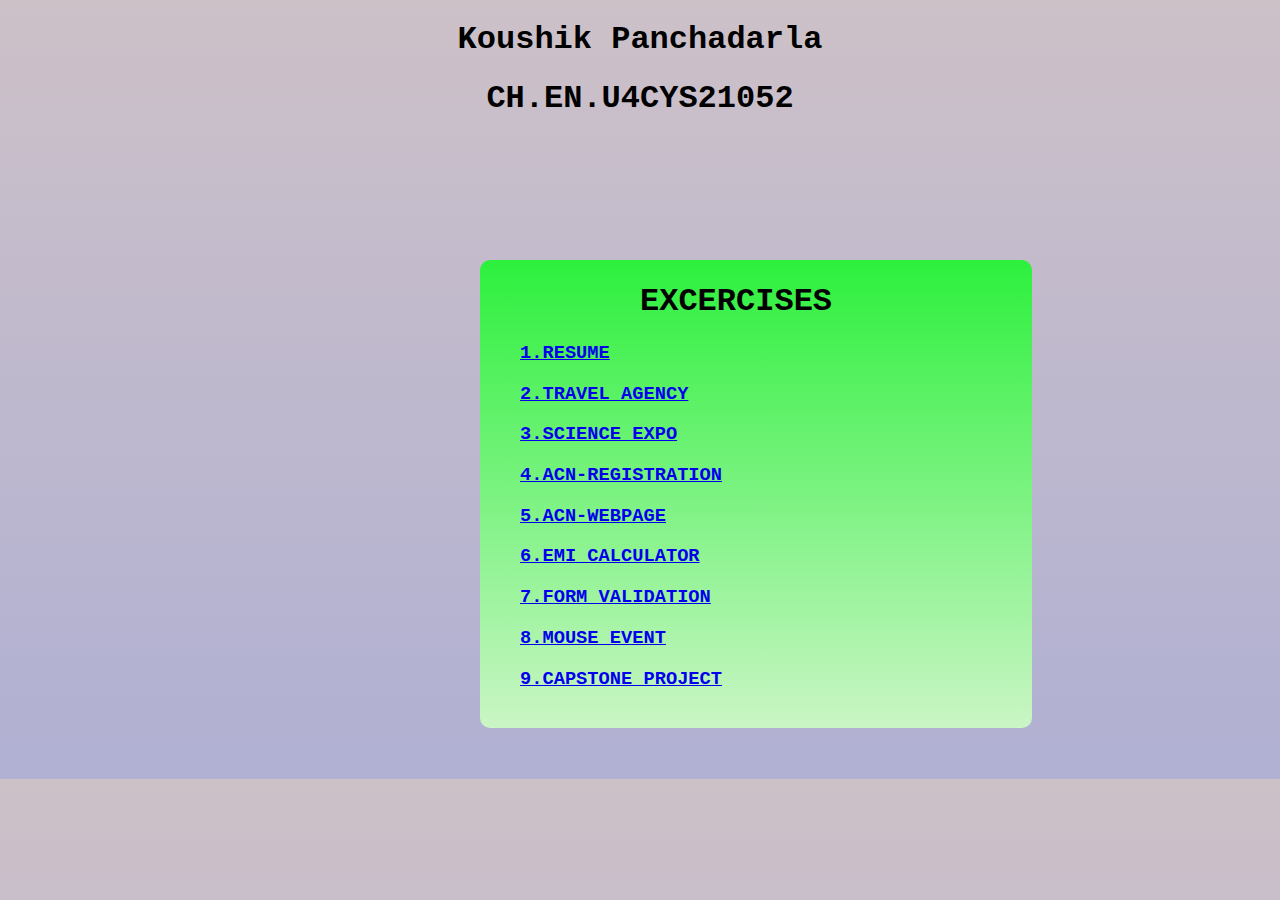
<file: index.html>
<!DOCTYPE html>
    <head> 
	 <title> UID EXCERCISES </title>
	 <link rel="stylesheet" href="style.css">
	</head>
	
	  <body>
		 <h1 align="center">Koushik Panchadarla</h1>
	     <h1 align="center">CH.EN.U4CYS21052</h1>

		<div class="main">
		    <h1 class="mai"> EXCERCISES <h1>
		    <h3><a href="/UID_Assignments/resume/" target="new"> 1.RESUME </a><h3>
		    <h3><a href="/UID_Assignments/Lab1/" target="new"> 2.TRAVEL AGENCY </a><h3>
		    <h3><a href="/UID_Assignments/lab2/" target="new"> 3.SCIENCE EXPO </a><h3>
		    <h3><a href="/UID_Assignments/ACN_regform/" target="new"> 4.ACN-REGISTRATION </a><h3>
		    <h3><a href="/UID_Assignments/lab4/" target="new"> 5.ACN-WEBPAGE </a><h3>
		    <h3><a href="/UID_Assignments/EMI_Calculator/" target="new"> 6.EMI CALCULATOR </a><h3>
				<h3><a href="/UID_Assignments/form/" target="new">7.FORM VALIDATION </a><h3>
					<h3><a href="/UID_Assignments/mouse/" target="new"> 8.MOUSE EVENT </a><h3>	
						<h3><a href="/UID_Assignments/mouse/" target="new"> 9.CAPSTONE PROJECT </a><h3>	
							
			<h3</h3>
		</div>
		
		
	  </body>


</html>
</file>
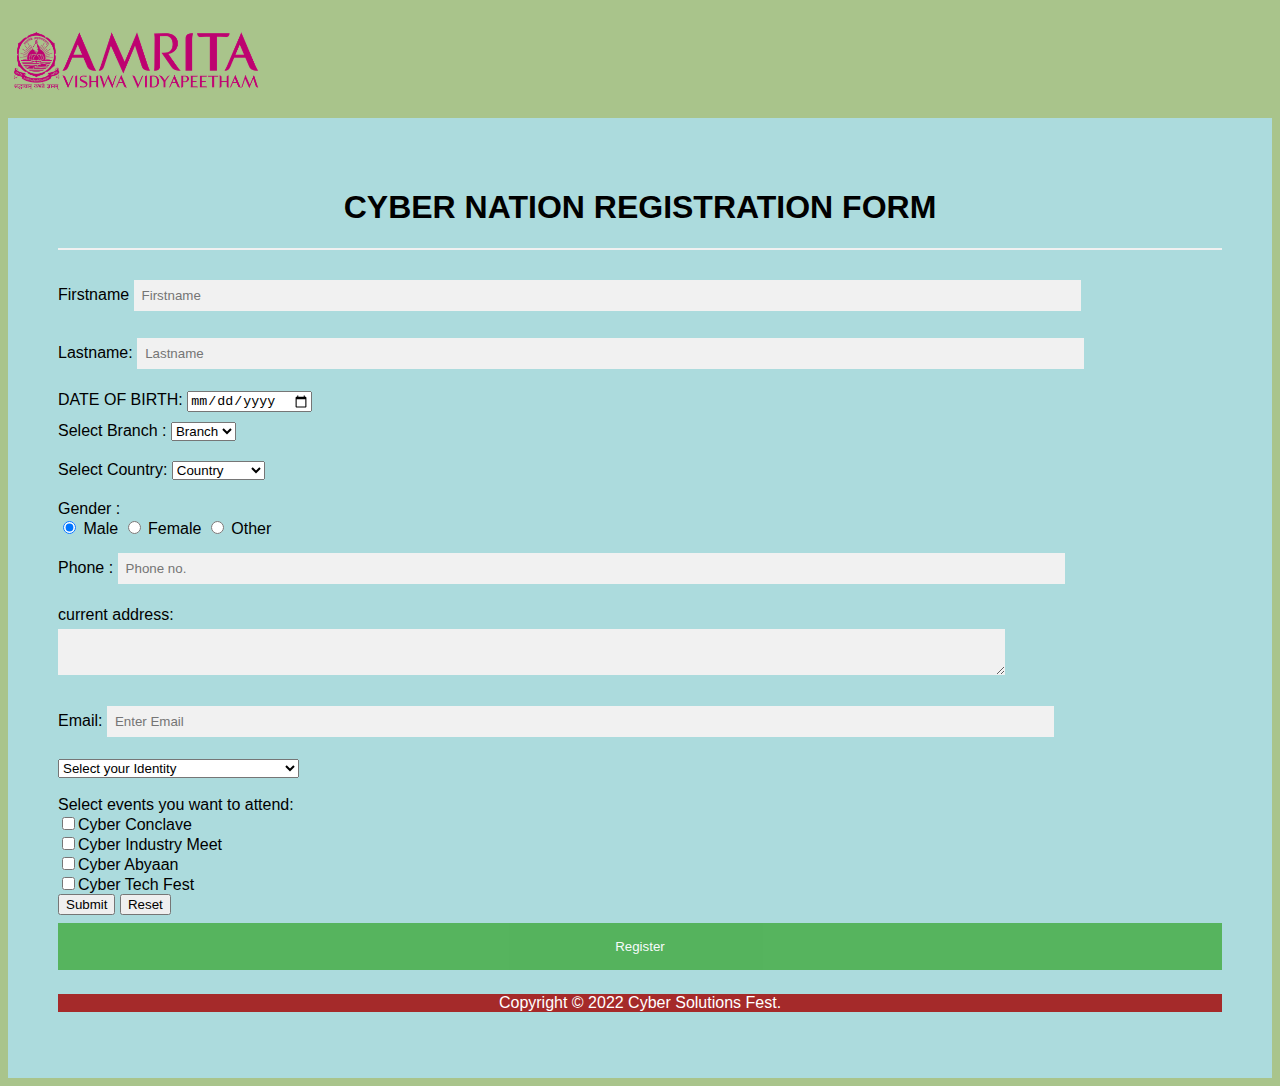
<file: ACN_regform/index.html>
<!DOCTYPE html>  
<html>  
<head>  
<meta name="viewport" content="width=device-width, initial-scale=1">  
<style>  
body{  
  font-family: Calibri, Helvetica, sans-serif;  
  background-color: rgb(169, 196, 139);  
}  
.container {  
    padding: 50px;  
  background-color: rgb(172, 219, 221);  
}  
  
input[type=text], input[type=password], textarea {  
  width: 80%;  
  padding: 8px;  
  margin: 5px 0 22px 0;  
  display: inline-block;  
  border: none;  
  background: #f1f1f1;  
}  
input[type=text]:focus, input[type=password]:focus {  
   
  outline: none;  
}  
 div {  
            padding: 10px 0;  
         }  
hr {  
  border: 1px solid #f1f1f1;  
  margin-bottom: 25px;  
}  
.registerbtn {  
  background-color: #4CAF50;  
  color: white;  
  padding: 16px 20px;  
  margin: 8px 0;  
  border: none;  
  cursor: pointer;  
  width: 100%;  
  opacity: 0.9;  
}  
.registerbtn:hover {  
  opacity: 1;  
}  
</style>  
</head>  
<body>  
  <table>
      <tr>
        <th><img src="logo.png" width="250" height="100"></th><th width=1400></th>
        </tr>
        </table>
<form>  
  <div class="container">  
  <center>  <h1> CYBER NATION REGISTRATION FORM</h1> </center>  
  <hr>  
  <label> Firstname </label>   
<input type="text" name="firstname" placeholder= "Firstname" size="15" required /><br></dr>
   
<label> Lastname: </label>    
<input type="text" name="lastname" placeholder="Lastname" size="15"required /> 
<br>  
DATE OF BIRTH:
<input type="date" id="dob" name="dob" >
<div>  
<label>   
Select Branch :  
</label>   

<select>  
<option value="Course">Branch</option>  
<option value="BCA">CSE-A</option>  
<option value="BBA">CSE-B</option>  
<option value="B.Tech">CSE-C</option>  
<option value="MBA">CYS</option>  
<option value="MCA">AIE</option>  
<option value="M.Tech">CCE</option>  
<option value="MCA">Mech</option>
<option value="MCA">ECE</option>
</select>  
</div> 
<div>
<label>   
Select Country:  
</label>   
  
<select>  
<option value="Course">Country</option>  
<option value="BCA">India</option>  
<option value="BBA">USA</option>  
<option value="B.Tech">Russia</option>  
<option value="MBA">UK</option>  
<option value="MCA">Australia</option>  
<option value="M.Tech">Sri Lanka</option>  
<option value="MCA">China</option>
<option value="MCA">Bangladesh</option> 
</select>  
</div> 

<div>  
<label>   
Gender :  
</label><br>  
<input type="radio" value="Male" name="gender" checked > Male   
<input type="radio" value="Female" name="gender"> Female   
<input type="radio" value="Other" name="gender"> Other  
  
</div>  
<label>   
Phone :  
</label>  
   
<input type="text" name="phone" placeholder="Phone no." size="10"/ required><br>
current address:<br>
<textarea cols="100" rows="2" placeholder="Current Address" value="address" required>  
</textarea><br>  
 <label for="email">Email:</label>  
 <input type="text" placeholder="Enter Email" name="email" required>  
  
 <select id="dropdown" name="role" required>

  <option disabled selected value>
    Select your Identity
  </option>
  <option>
  students
  </option>
  <option>
  Research Scholors/Faculty members
  </option>
  <option>
  Industry/others
  </option>
</select><br><br>
Select events you want to attend:<br>
<label>
  <input type="checkbox" name="mode" value="conclave">Cyber Conclave      
</label><br>
<label>  
  <input type="checkbox" name="mode" value="imeet">Cyber Industry Meet        
</label><br>
<label>
  <input type="checkbox" name="mode" value="abyaan">Cyber Abyaan 
</label><br>
<label>
  <input type="checkbox" name="mode" value="Fest">Cyber Tech Fest 
</label><br> 
<input type = "submit" name = "submit">
<input type = "reset" name = "reset">
    <button type="submit" class="registerbtn">Register</button>    

</form>

<style>
footer {
  
  width: 100%;
  left: 0;
  bottom: 0;
  background-color: brown;
  color: white;
  text-align: center;
}
</style>


<footer>
  <p>Copyright &copy; 2022 Cyber Solutions Fest.</p>
</footer>
   
</body>  
</html>
</file>
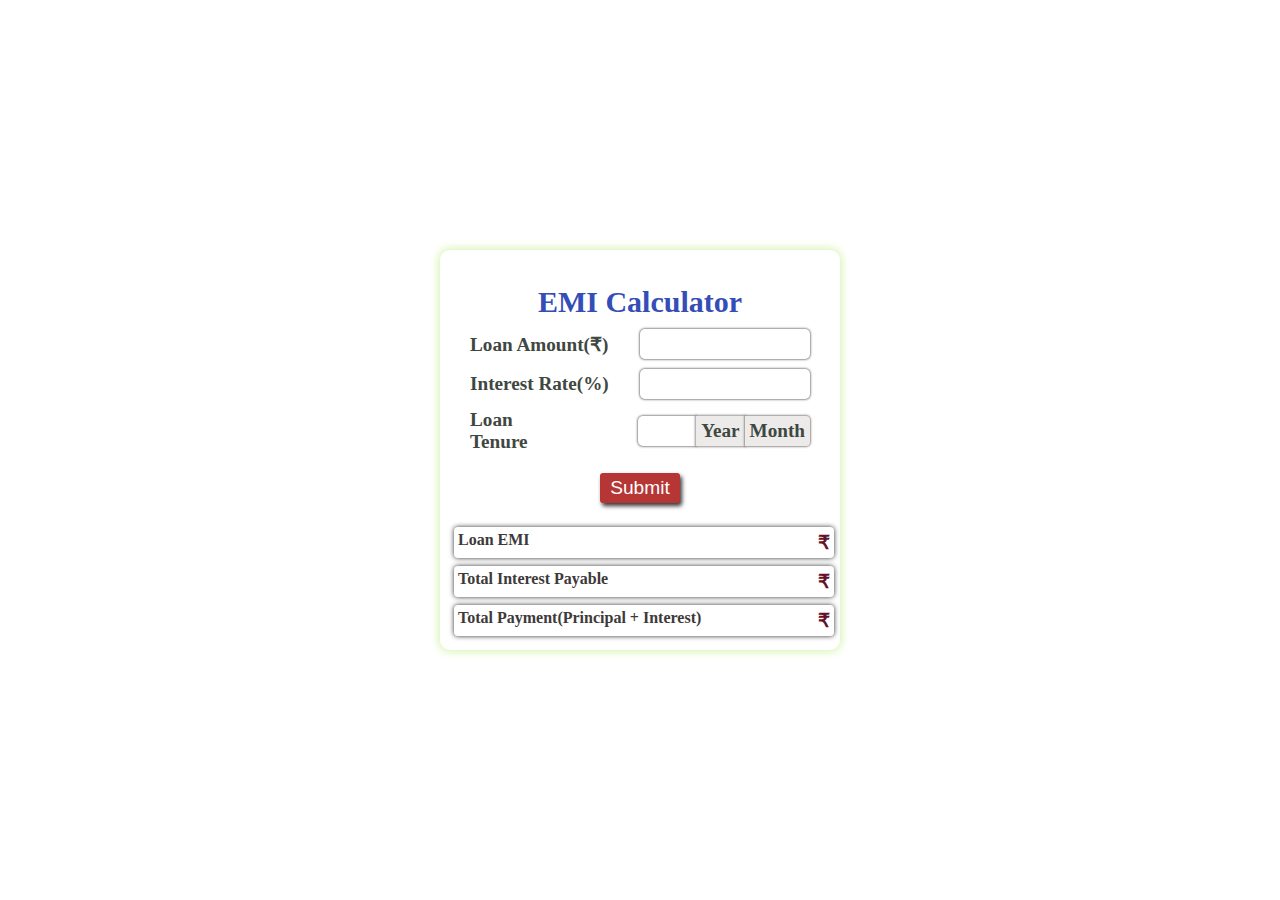
<file: EMI_Calculator/index.html>
<!DOCTYPE html>
<html>
<head>    
    <title>EMI Calculator</title>
    <link rel="stylesheet" href="style.css">    
</head>
<body>
    <form class="container">
        <p class="heading">EMI Calculator</p>
        <div class="input-container">
            <label for="amount">Loan Amount(₹)</label>
            <input type="number" id="amount" required>            
        </div>
        <div class="input-container">
            <label for="interest">Interest Rate(%)</label>
            <input type="number" id="interest" step="0.01" required>            
        </div>
        <div class="input-container loan-tenure-container">
            <label for="loanTenure">Loan Tenure</label>
            <input type="text" id="loanTenure" required>            
            <div class="radio-container">            
                <input type="radio" name="btn" id="year"><label for="year">Year</label>
                <input type="radio" name="btn" id="month"><label for="month">Month</label>
            </div>
        </div>
        <div class="submit-container">
            <input type="submit" value="Submit" id="calculate">            
        </div>
        
        <div class="output">
            <p >Loan EMI                           <span id="emi"         >₹</span></p>
            <p >Total Interest Payable             <span id="totalInterest"    >₹</span></p>
            <p >Total Payment(Principal + Interest)<span id="totalPayment">₹</span> </p>
            
        </div>
    </form>

    <script src="script.js"></script>
</body>
</html>
</file>
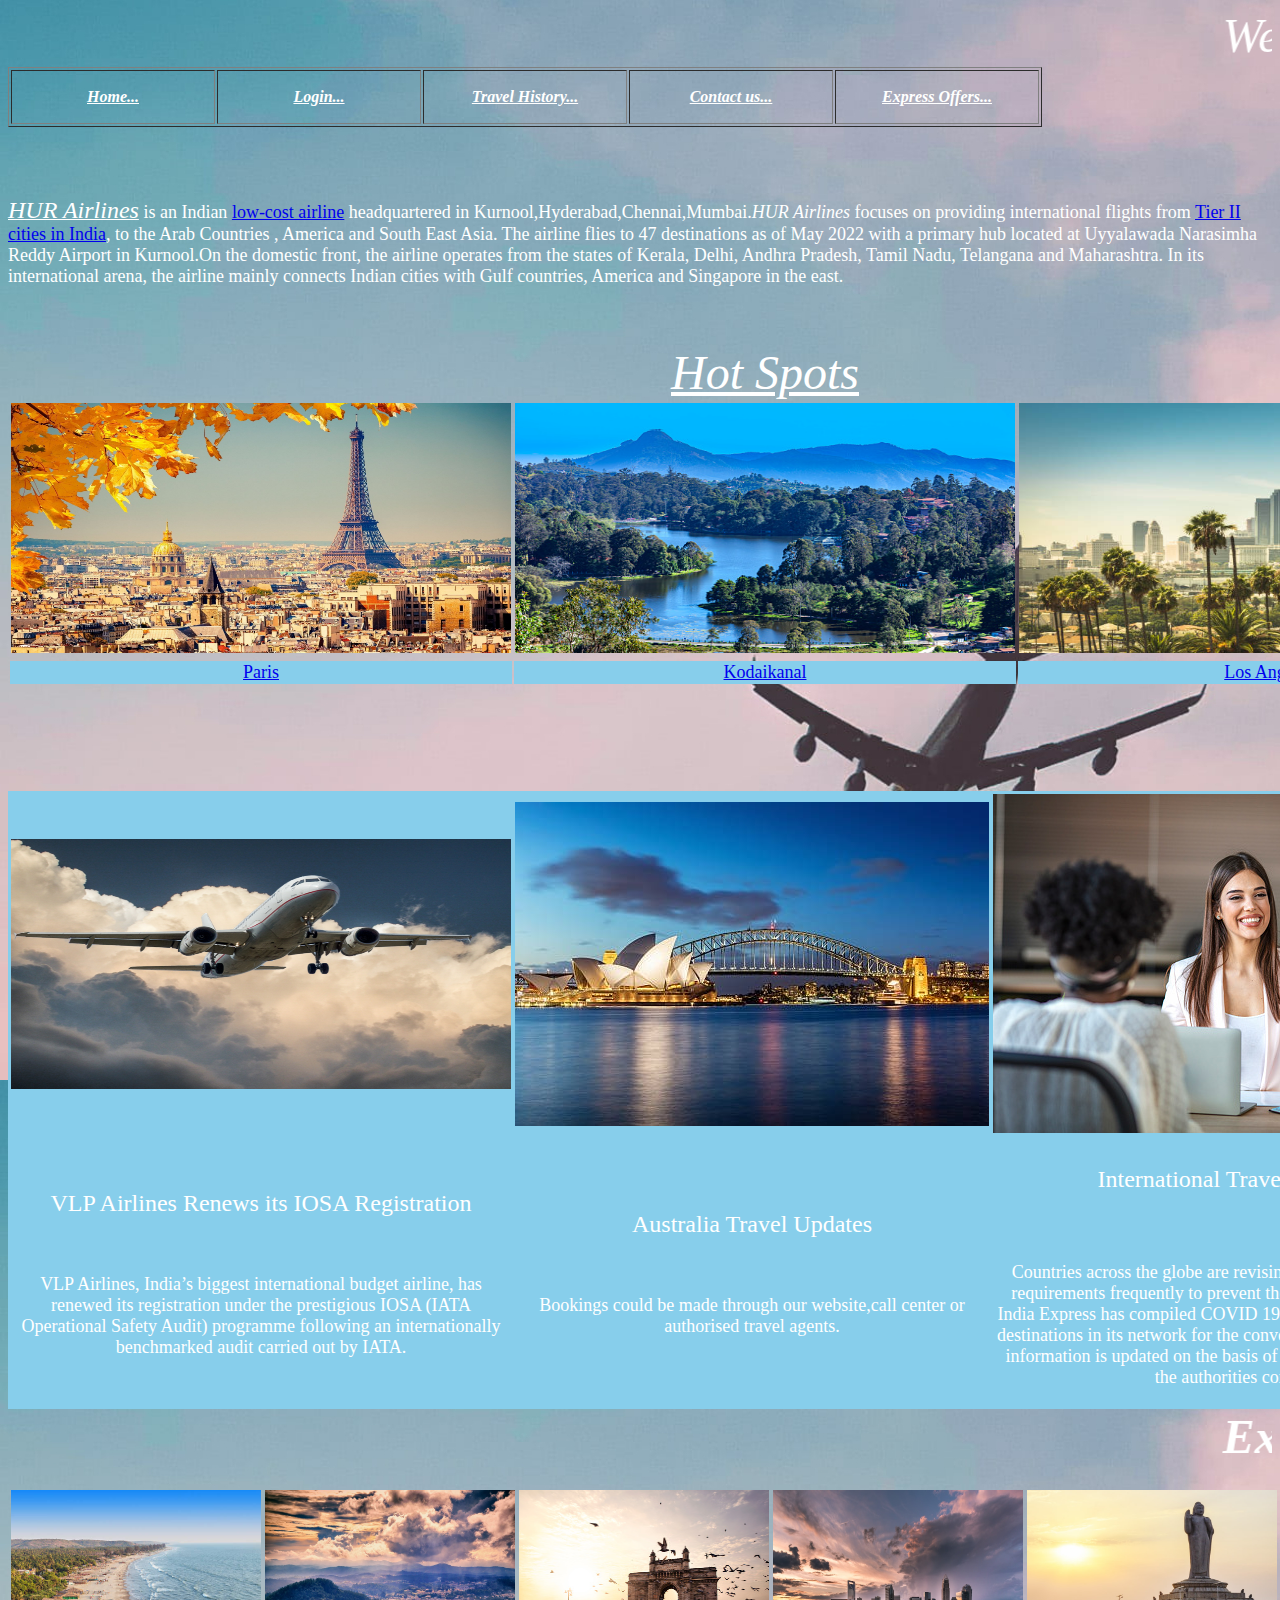
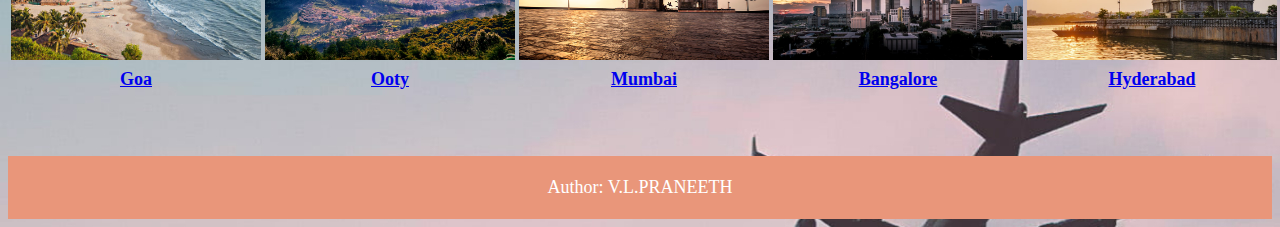
<file: Lab1/index.html>
<!DOCTYPE html>
	<head>
		<title>
		Airlines Booking Site
	</title>
	<style>
		footer {
  text-align: center;
  padding: 3px;
  background-color: DarkSalmon;
  color: white;
}
	</style>
	</head>

	<body background="peakpx.jpg" text="#ffffff">
                       
                 

		<marquee bgcolour ="#fca753"><font size=10><em>Welcome to VLP Airlines</em></font></marquee><br>
		<table border>
			<tr>
				<th width=200 height=50><em><u>Home...</u></em></th> <th width=200 height=50><em><u>Login...</u></em></th> <th width=200 height=50><em><u>Travel History...</u></em></th> <th width=200 height=50><em><u>Contact us...</u></em></th> <th width=200 height=50><em><u>Express Offers...</u></em></th>
			</tr>
		</table><br><br><br>
		<p><font size=4><font face="century" We the <b><em><u><font size=5>HUR Airlines</font></u></em></b> is an Indian <a href="https://en.wikipedia.org/wiki/Low-cost_carrier">low-cost airline</a> headquartered in Kurnool,Hyderabad,Chennai,Mumbai.<em>HUR Airlines</em> focuses on providing international flights from <a href="https://en.wikipedia.org/wiki/Classification_of_Indian_cities">Tier II cities in India</a>, to the Arab Countries , America and South East Asia. The airline flies to 47 destinations as of May 2022 with a primary hub located at Uyyalawada Narasimha Reddy Airport in Kurnool.On the domestic front, the airline operates from the states of Kerala, Delhi, Andhra Pradesh, Tamil Nadu, Telangana and Maharashtra. In its international arena, the airline mainly connects Indian cities with Gulf countries, America and Singapore in the east.</font></p><br>
		<table align=center>
			<caption> <font size=10><em><u>Hot Spots</u></em></font> </caption><br>
			<tr>
				<td><a href="paris.html"><img src="paris.jpg" width=500 height=250></a></td><td><a href="kodaikanal.html"><img src="canal.jpg" width=500 height=250></a></td><td><a href="losangeles.html"><img src="los.jpg" width=500 height=250></a></td>
			</tr>
			<tr bgcolor="#87ceeb">
				<td align=center><a href="paris.html">Paris</a></td><td align=center><a href="kodaikanal.html">Kodaikanal</a></td><td align=center><a href="losangeles.html">Los Angeles</a></td>
			</tr>
		</table><br><br><br><br><br>
		<table align=center bgcolor="#87ceeb">
			<tr>
				<td width=600 align=left><img src="air.jpg" width=500 height=250></td><td width=500 align=center><img src="aus1.jpg"></td><td width=450 height=250 align=right><img src="tra.jpg"></td>
			</tr>
			<tr>
				<td align=center><p><font size=5>VLP Airlines Renews its IOSA Registration</font></p><br><p>VLP Airlines, India’s biggest international budget airline, has renewed its registration under the prestigious IOSA (IATA Operational Safety Audit) programme following an internationally benchmarked audit carried out by IATA.</p></td><td align=center><p><font size=5>Australia Travel Updates</font></p><br><p>Bookings could be made through our website,call center or authorised travel agents.</p></td><td align=center><font size=5><p>International Travel Guidelines</p></font><br><p>Countries across the globe are revising their travel guidelines and requirements frequently to prevent the spread of Coronavirus. Air India Express has compiled COVID 19-related travel advisories from destinations in its network for the convenience of the passengers. The information is updated on the basis of official communication from the authorities concerned.</p></td>
			</tr>
		</table>
                <table align=center>
                        <marquee bgcolour="#87ceeb"><font size=7><em><b> Explore India </b></em></font></p>
                        <tr>
                                <td><img src="goa.jpg" width=250 height=170></td><td><img src="ooty.jfif" width=250 height=170></td><td><img src="mumbai.jpg" width=250 height=170></td><td><img src="bang.jfif" width=250 height=170></td><td><img src="hyd.jfif" width=250 height=170></td><td><img src="red.jpg" width=250 height=170></td>
                        </tr>
                        <tr bgcolour="#87ceeb">
                                <td align=center><b><a href="https://en.wikipedia.org/wiki/Goa"> Goa </a></td></b><td align=center><b><a href="https://en.wikipedia.org/wiki/Ooty"> Ooty </a></td></b><td align=center><b><a href="https://en.wikipedia.org/wiki/Mumbai"> Mumbai </a></td></b><td align=center><b><a href="https://en.wikipedia.org/wiki/Bangalore"> Bangalore </a></td></b><td align=center><b><a href="https://en.wikipedia.org/wiki/Hyderabad"> Hyderabad </a></td></b><td align=center><b><a href="https://en.wikipedia.org/wiki/New_Delhi"> New Delhi </a></td></b> 
                        </tr>
                </table><br><br><br>
<footer>
  <p>Author: V.L.PRANEETH</p>

</footer>
                            
	</body>
</html>
</file>
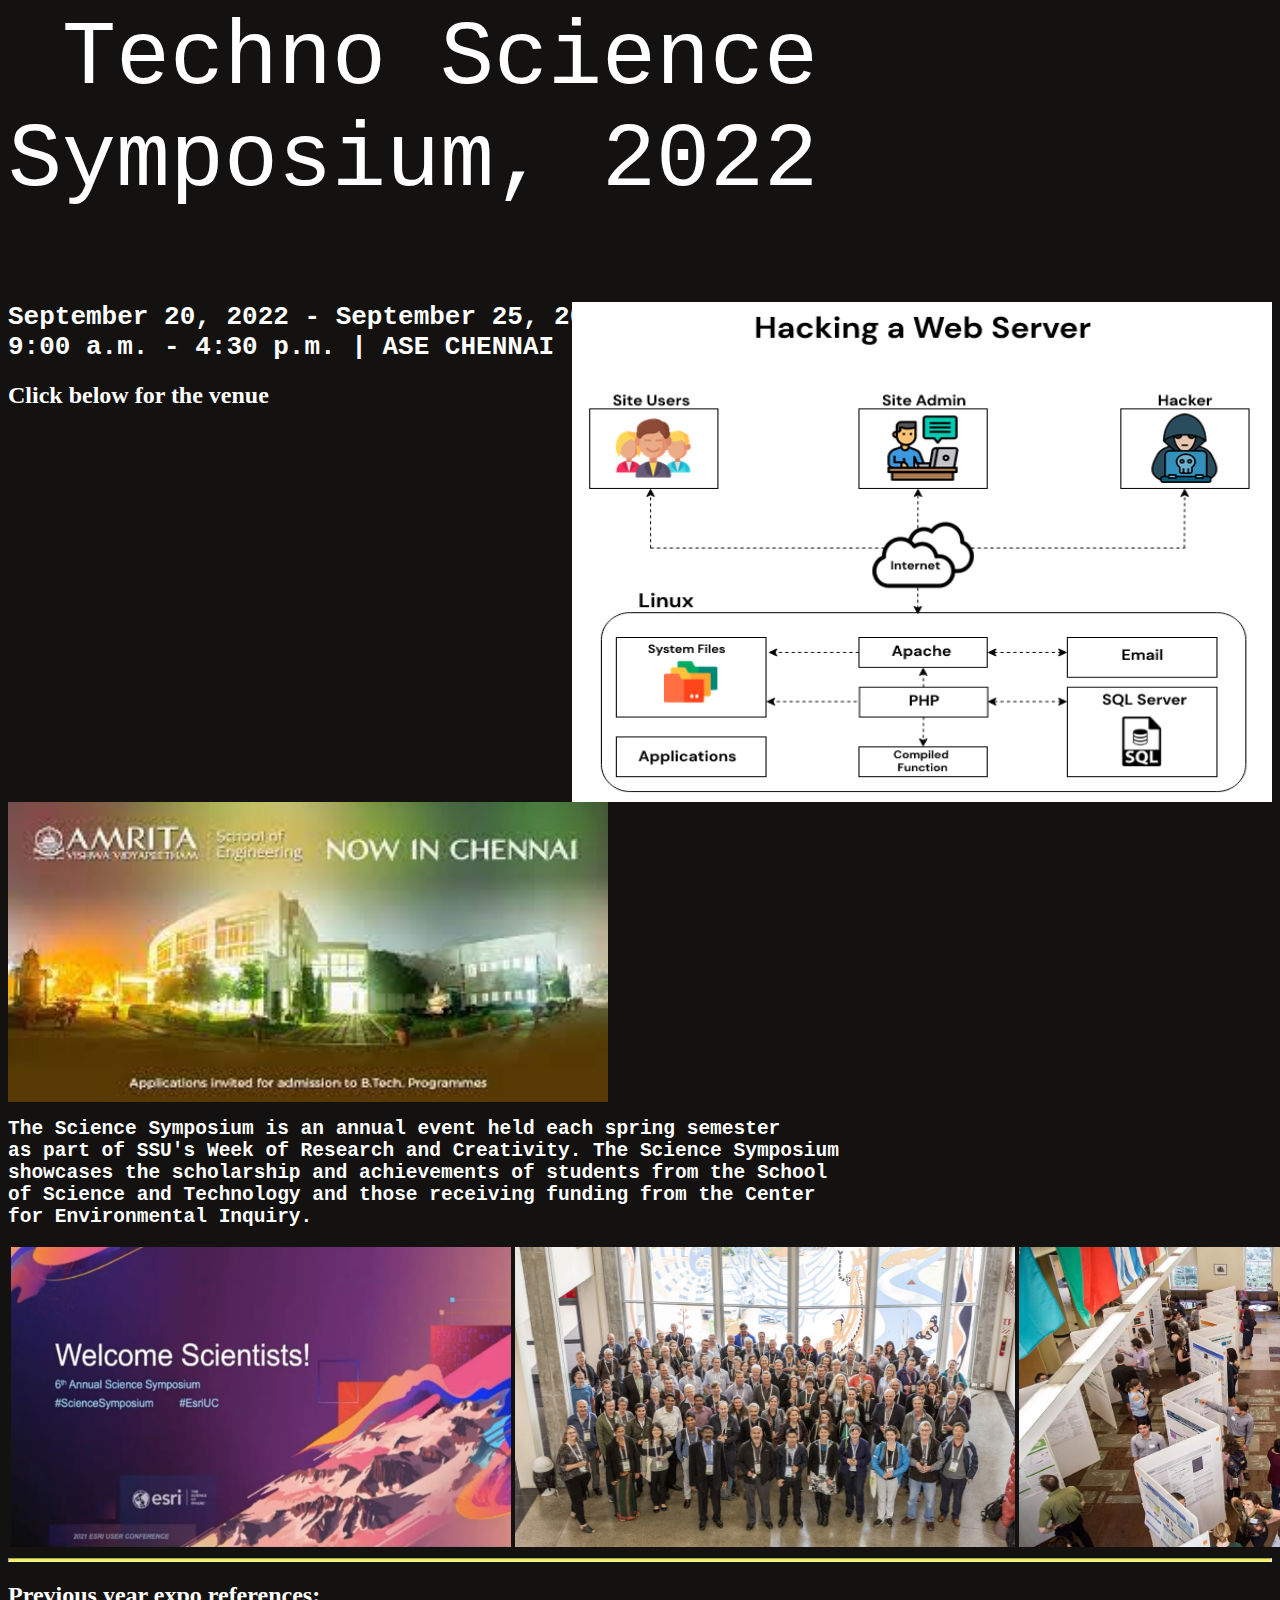
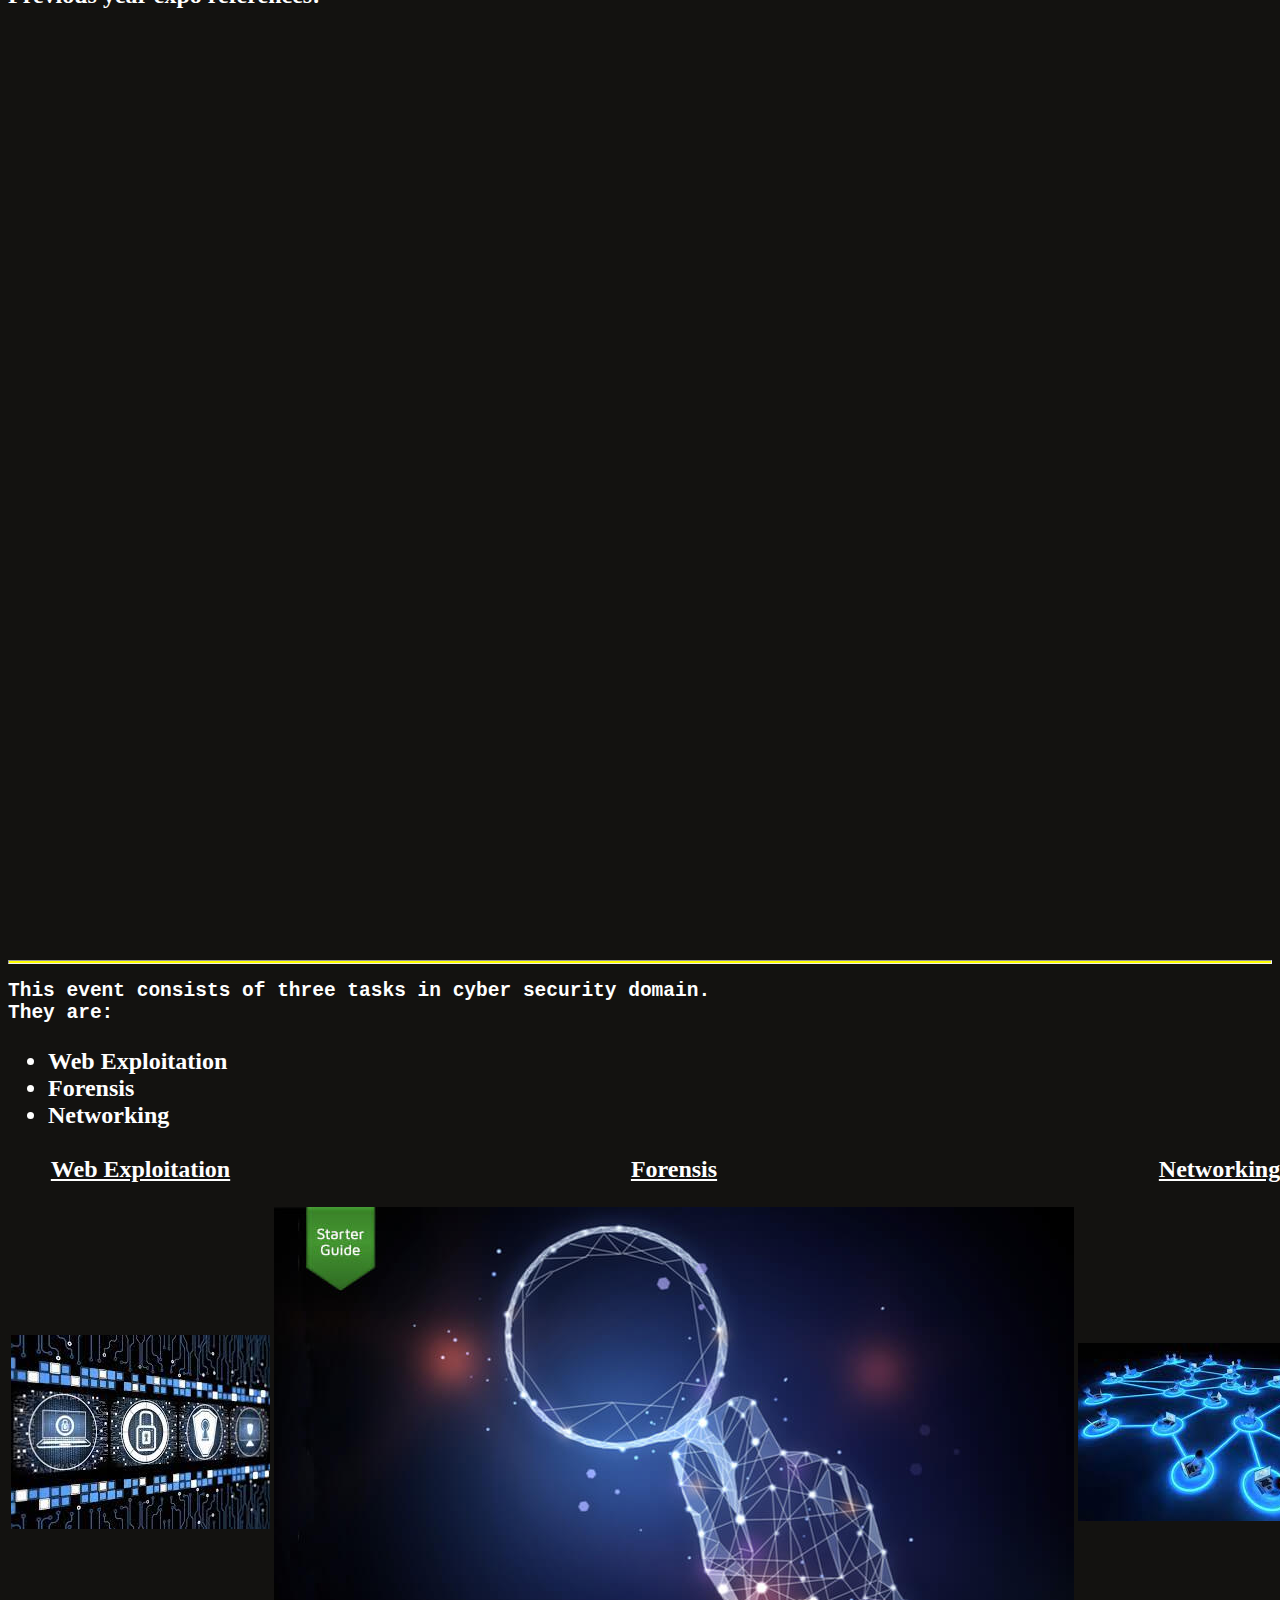
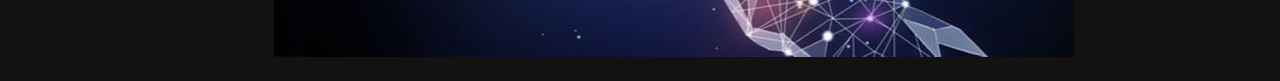
<file: lab2/index.html>
<DOCTYPE! html>
	<head>
		<title>
		Science Symposium
		</title>
		<style>
			body{
				background-color: rgb(19, 18, 16);
			}
		</style>
	</head>
	<body>
	<pre style="font-size:90px;color:white"> Techno Science
Symposium, 2022</pre>
	<img src = "webhacking.png" align = "right" width = "700" height = "500">
<pre style="color:white"><h1>September 20, 2022 - September 25, 2022 |
9:00 a.m. - 4:30 p.m. | ASE CHENNAI</h1></pre>
<h2 style="color:white">Click below for the venue</h2>
<a href = "https://www.google.co.in/maps/place/Amrita+Vishwa+Vidyapeetham+Chennai+Campus/@13.2619875,80.0240681,17z/data=!3m1!4b1!4m5!3m4!1s0x3a52814946112d6f:0x57a644f6f25f9b0c!8m2!3d13.2619875!4d80.0262568?hl=en" target="_blank"><img src ="co.jpeg" height = "300" width = "600"></a>
<pre style="color:white"><h2>The Science Symposium is an annual event held each spring semester
as part of SSU's Week of Research and Creativity. The Science Symposium
showcases the scholarship and achievements of students from the School
of Science and Technology and those receiving funding from the Center
for Environmental Inquiry.</h2></pre>
		<table>
			<tr>
			<th><img src = "download.JPEG" height = "300" width = "500"></th>
			<th><img src = "dfg.JPEG" height = "300" width = "500"></th>
			<th><img src = "download1.JPEG" height = "300" width = "500"></th>
			</tr>
		</table>
<hr style = "height:2px;background-color:yellow;color:yellow">
<h2 style="color:white">Previous year expo references:</h2>
<iframe title="vimeo-player" src="https://player.vimeo.com/video/682920446?h=d770c7f6f6" width="640" height="360" frameborder="0" allowfullscreen></iframe>
<iframe width="750" height="563" src="https://www.youtube.com/embed/bQO1dzGadDc" title="25th Annual Undergraduate Research Symposium promo" frameborder="0" allow="accelerometer; autoplay; clipboard-write; encrypted-media; gyroscope; picture-in-picture" allowfullscreen></iframe>
<hr style = "height:2px;background-color:yellow;color:yellow">
<pre><h2 style="color:white">This event consists of three tasks in cyber security domain.
They are:</h2></pre>
		<h2 style="color:white">
		<ul type = "disc">
		<li>Web Exploitation</li>
		<li>Forensis</li>
		<li>Networking</li>
		</ul>
		</h2>
		<table width="1500" height="300" style = "color:white">
			<tr>
			<th><h2><u> Web Exploitation </u></h2></th>
			<th><h2><u> Forensis </u></h2></th>
			<th><h2><u> Networking </u></h2></th>
			<th><h2><u> Register</u></h2></th>
			</tr>
			<tr>
			<td><a href = "pg2.html"><img src = "ggg.JPEG" align="center"></a></td>
			<td><a href = "pg3.html"><img src = "forensicsss.jpg"></a></td>
			<td><a href = "pg4.html"><img src = "iii.JPEG"></a></td>
			<td><a href = "pg5.html"><img src = "fff.JPEG"></a></td>
			</tr>

		</table>
	</body>
</html>
</file>
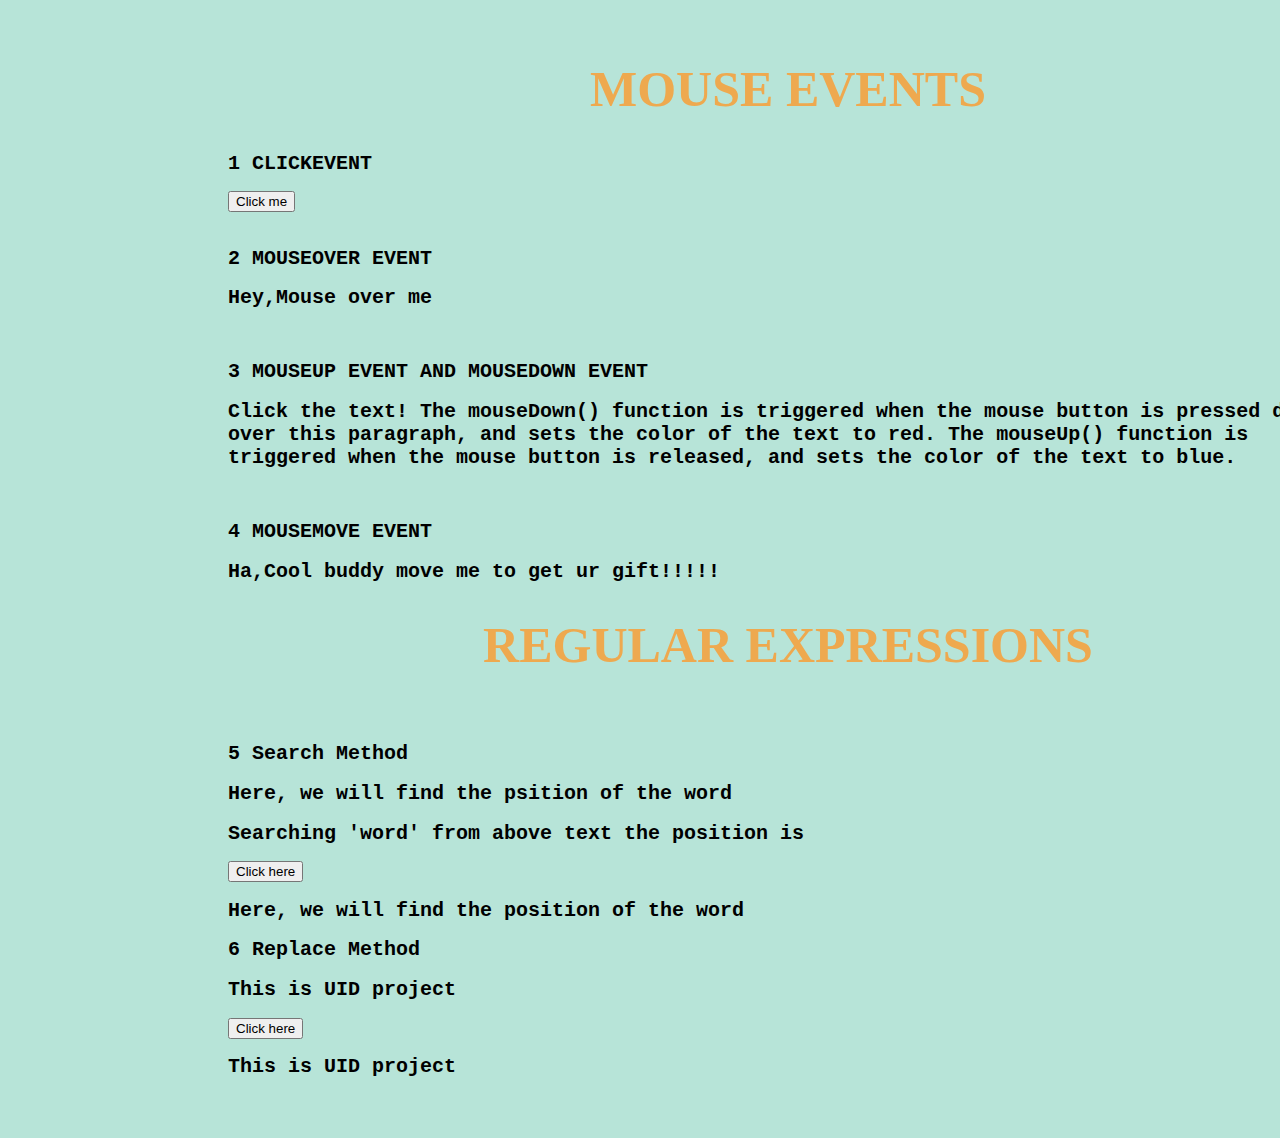
<file: mouse/index.html>
<!DOCTYPE html>
<html lang="en">
<head>
    <style>
        div 
         {
            width: 1120px;
            padding-left: 160px;
            border: 0px solid rgb(255, 255, 255);
            margin: 60px;
         } 
        h1{
            font-size: 50px;
            font-family: Arial rgb(12, 12, 12);
            color: rgb(238, 169, 79);
            text-align: center;

        }
        h2{
            font-size: 20px;
            font-family: Courier New;
        }
    </style>
    <title>Mouse events</title>
</head>
<body style="background-color: rgb(183, 228, 216);">
    <div>
    <h1>MOUSE EVENTS</h1>
    <h2>1 CLICKEVENT</h2>
    <form>  
        <input type="button" onclick="clickevent()" value="Click me"/>  
    </form> 
    <br><h2>2 MOUSEOVER EVENT</h2>
    <h2 onmouseover="mouseoverevent()">Hey,Mouse over me </h1>
    <br><h2>3 MOUSEUP EVENT AND MOUSEDOWN EVENT</h2>
    <h2 id="myP" onmousedown="mousedownevent()" onmouseup="mouseupevent()">
        Click the text! The mouseDown() function is triggered when the mouse button is pressed down over this paragraph, and sets the color of the text to red.
        The mouseUp() function is triggered when the mouse button is released, and sets the color of the text to blue.
    </h2>
    
    <br><h2>4 MOUSEMOVE EVENT</h2>
    <h2 onmousemove="mousemoveevent()">Ha,Cool buddy move me to get ur gift!!!!!</h2>
    <h1>REGULAR EXPRESSIONS</h1><br>

    <h2>5 Search Method</h2>
    <h2 >Here, we will find the psition of the word</h2>
    <h2>Searching 'word' from above text the position is </h2>
    <input type="button" onclick="f1()" value="Click here">
    <h2 id="demo">Here, we will find the position of the word</h2>

    <h2>6 Replace Method</h2>
    
    <h2 >This is UID project</h2>
    <input type="button" onclick="f2()" value="Click here">

    <h2 id="demo1">This is UID project</h2>

    <script src="script.js"></script>
    </div>
</body>
</html>
</file>
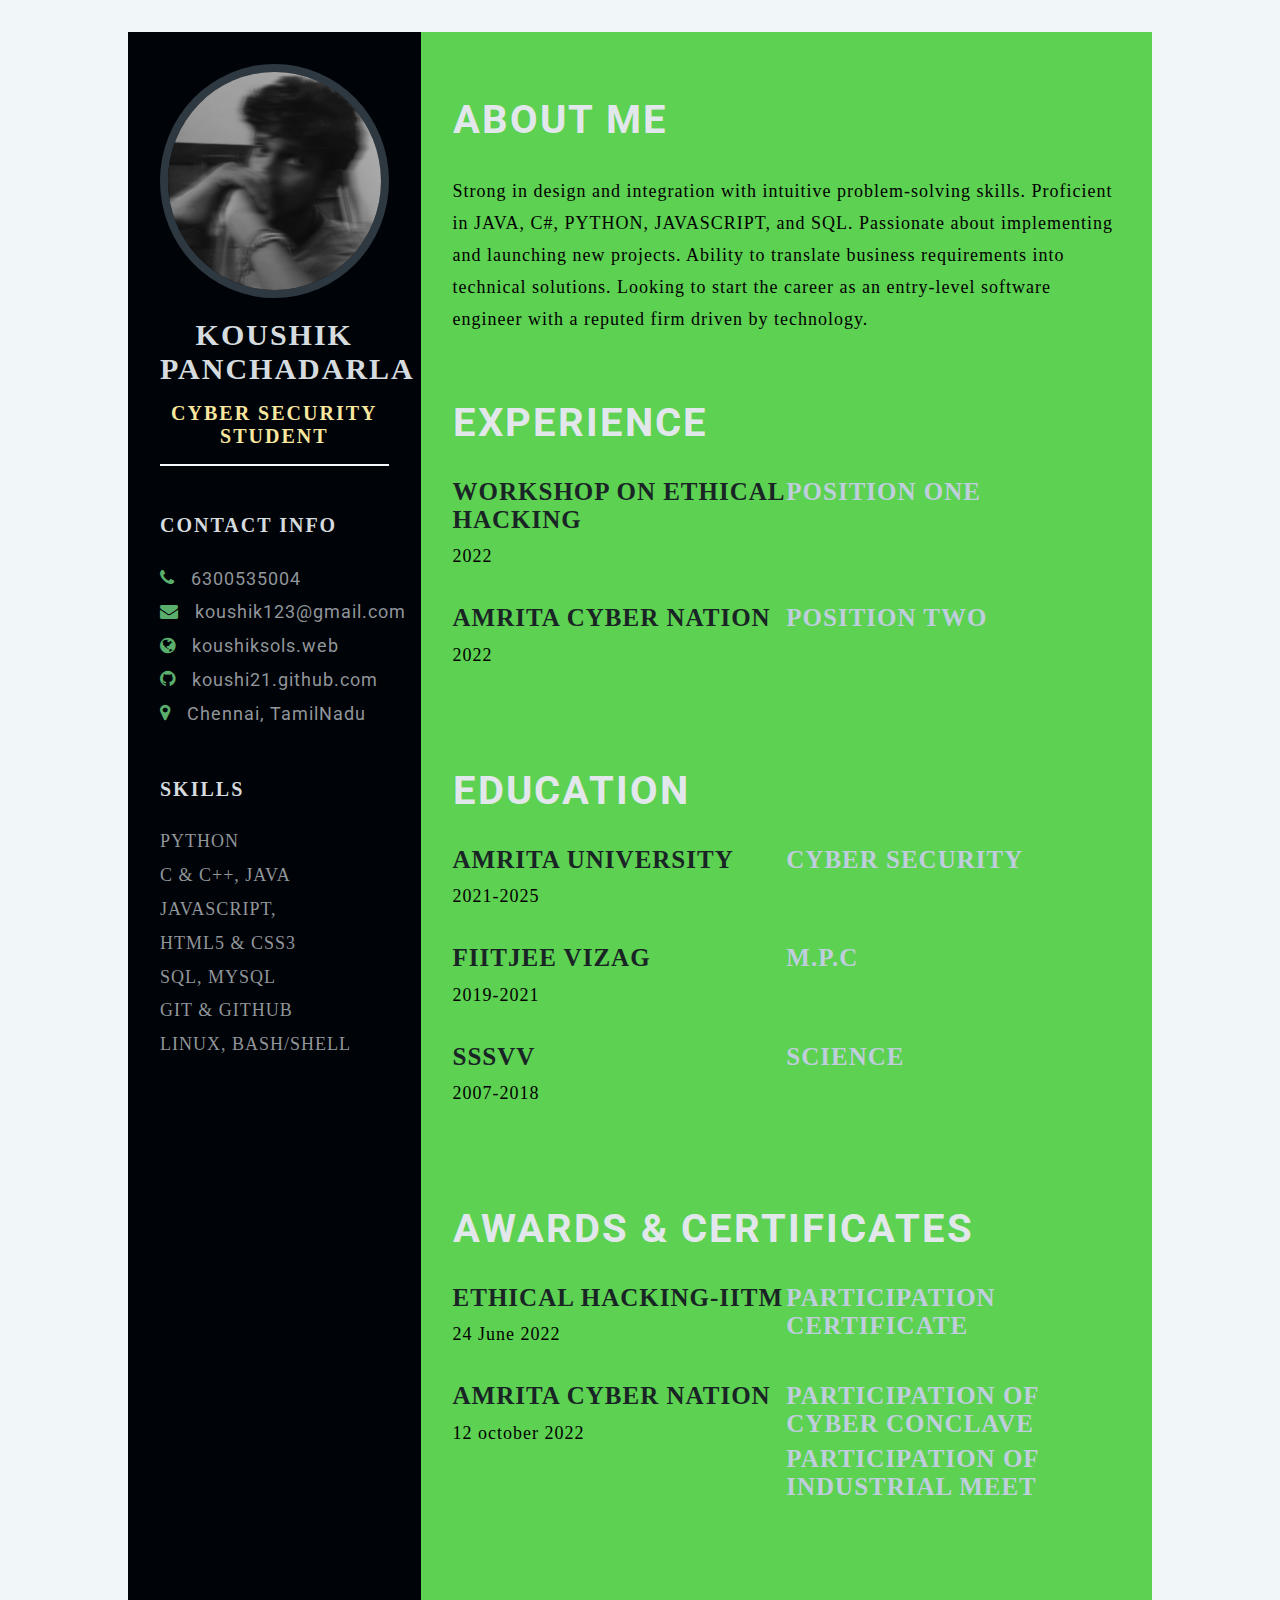
<file: resume/index.html>
<!DOCTYPE html>
<html lang="en">
<head>
    <meta charset="UTF-8">
    <meta http-equiv="X-UA-Compatible" content="IE=edge">
    <meta name="viewport" content="width=device-width, initial-scale=1.0">
    <title>HTML & CSS Resume Template</title>

    <link rel="preconnect" href="https://fonts.googleapis.com">
    <link rel="preconnect" href="https://fonts.gstatic.com" crossorigin>
    <link href="https://fonts.googleapis.com/css2?family=Roboto:ital,wght@0,100;0,300;0,400;0,700;1,100;1,300;1,400;1,700&display=swap" rel="stylesheet">

    <link rel="stylesheet" href="https://cdnjs.cloudflare.com/ajax/libs/font-awesome/4.7.0/css/font-awesome.min.css">

    <link rel="stylesheet" href="reee.css">
</head>
<body>
    <main class="resume-contents">
        <section class="left-section">
            <div class="left-section-contents">
                <div class="profile">
                    <img class="profile-image" src="img.jpg" alt="Profile image">
                    <p class="name">Koushik Panchadarla</p>
                    <p class="profession">Cyber Security Student</p>
                </div>
                <div class="contact-info">
                    <p class="left-title">Contact Info</p>
                    <ul>
                        <li><i class="fa fa-phone"></i>6300535004
                        </li>
                        <li><i class="fa fa-envelope"></i>koushik123@gmail.com
                        </li>
                        <li><i class="fa fa-globe"></i>koushiksols.web
                        </li>
                        <li><i class="fa fa-github"></i>koushi21.github.com
                        </li>
                        <li><i class="fa fa-map-marker"></i>Chennai, TamilNadu
                        </li>
                    </ul>
                </div>
                <div class="skills">
                    <p class="left-title">Skills</p>
                    <ul>
                        <li><p>Python</p></li>
                        <li><p>C & C++, Java</p></li>
                        <li><p>JavaScript, </p></li>
                        <li><p>HTML5 & CSS3</p></li>
                        <li><p>SQL, MySql</p></li>
                        <li><p>Git & GitHub</p></li>
                        <li><p>Linux, Bash/Shell</p></li>
                    </ul>
                </div>

            </section>

            <section class="right-section">
                <div class="right-section-contents">
                    <section class="about gap">
                        <div class="right-title">About Me</div>
                        <p class="about-me-contents">
                            Strong in design and integration with intuitive problem-solving skills. Proficient in JAVA, C#, PYTHON, JAVASCRIPT, and SQL. Passionate about implementing and launching new projects. Ability to translate business requirements into technical solutions. Looking to start the career as an entry-level software engineer with a reputed firm driven by technology.
                        </p>
                    </section>
    
                    <section class="experience gap">
                        <div class="right-title">Experience</div>
                        <div class="experience-contents">
                            <div class="exp-left">
                                <p class="exp-company-name">WorkShop On Ethical Hacking</p>
                                <p class="exp-time-period">2022</p>
                            </div>
                            <div class="exp-right">
                                <p class="exp-position">position one</p>
                                <p class="exp-desc">
                                  
                                </p>
                            </div>
                        </div>
                        <div class="experience-contents">
                            <div class="exp-left">
                                <p class="exp-company-name">Amrita Cyber Nation</p>
                                <p class="exp-time-period">2022</p>
                            </div>
                            <div class="exp-right">
                                <p class="exp-position">position two</p>
                                <p class="exp-desc">
                                   
                                </p>
                            </div>
                        </div>
                        
                    </section>
    
                    <section class="education gap">
                        <div class="right-title">Education</div>
                        <div class="education-contents">
                            <div class="education-left">
                                <p class="education-school-name">Amrita University</p>
                                <p class="educationp-time-period">2021-2025</p>
                            </div>
                            <div class="education-right">
                                <p class="education-subject">Cyber Security</p>
                                <p class="education-desc">
                                    
                                </p>
                            </div>
                        </div>
                        <div class="education-contents">
                            <div class="education-left">
                                <p class="education-school-name">FIITJEE Vizag</p>
                                <p class="educationp-time-period">2019-2021</p>
                            </div>
                            <div class="education-right">
                                <p class="education-subject">M.P.C</p>
                                <p class="education-desc">
                                   
                                </p>
                            </div>
                        </div>
                        <div class="education-contents">
                            <div class="education-left">
                                <p class="education-school-name">SSSVV</p>
                                <p class="educationp-time-period">2007-2018</p>
                            </div>
                            <div class="education-right">
                                <p class="education-subject">Science</p>
                                <p class="education-desc">
                                    
                                </p>
                            </div>
                        </div>
                    </section>
    
                    <section class="awards gap">
                        <div class="right-title">Awards & Certificates</div>
                        <div class="awards-contents">
                            <div class="awards-left">
                                <p class="awards-company-name">Ethical Hacking-IITM</p>
                                <p class="awards-time-period">24 June 2022</p>
                            </div>
                            <div class="awards-right">
                                <p class="awards-name">Participation Certificate</p>
                                <p class="awards-desc">
                                    
                                </p>
                            </div>
                        </div>
                        <div class="awards-contents">
                            <div class="awards-left">
                                <p class="awards-company-name">Amrita Cyber Nation</p>
                                <p class="awards-time-period">12 october 2022</p>
                            </div>
                            <div class="awards-right">
                                <p class="awards-name">Participation of Cyber Conclave</p>
                                <p class="awards-name">Participation of Industrial Meet</p>
                                <p class="awards-desc">
                                    
                                </p>
                            </div>
                        </div>
                    </section>
                </div>
            </section>
        </main>
    </body>
    </html>
</file>
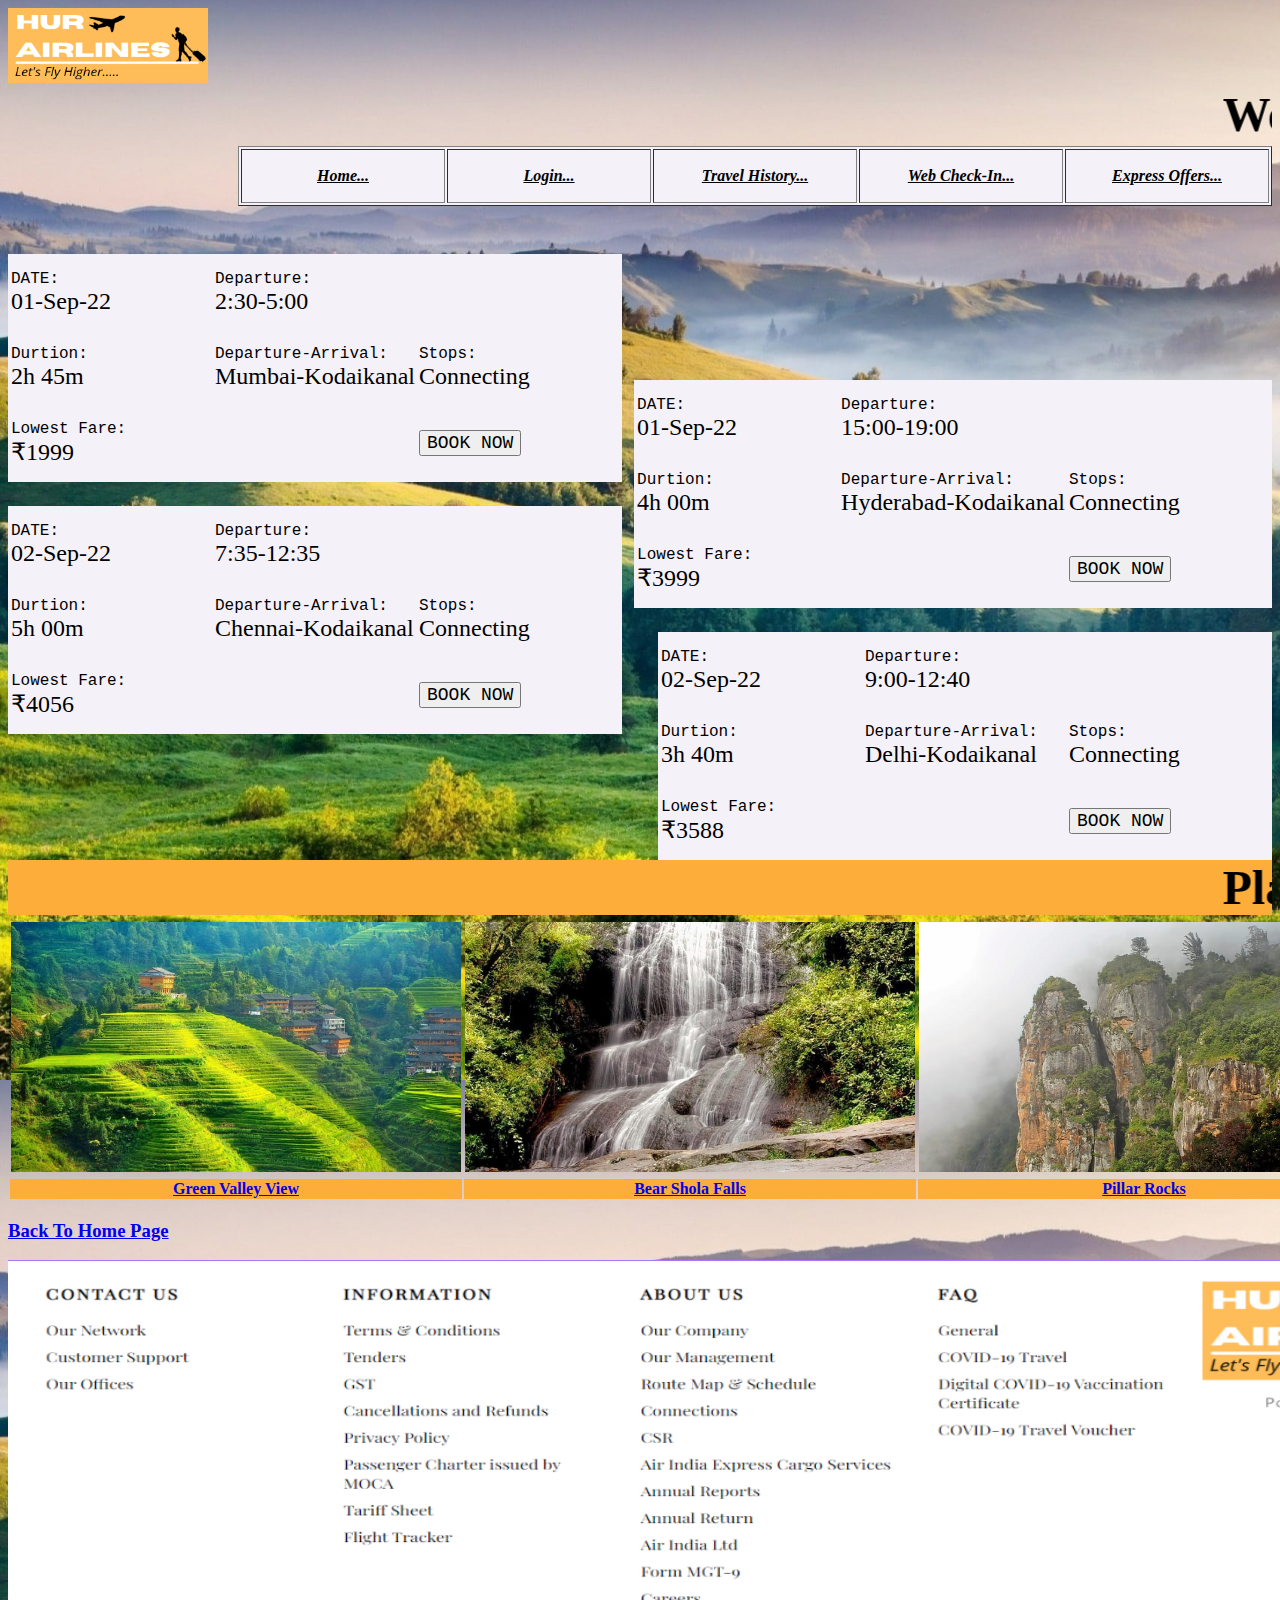
<file: Lab1/kodaikanal.html>
<!DOCTYPE html>
<head>
	<title>
		Kodaikanal Bookings Page
	</title>
</head>
<body background="kanal.jpg">
	<img src="logo2.png" width=200 height=75><br>
	<marquee><font face="French script MT" size=8><b>Welcome to Kodaikanal Bookings Section</b></font></marquee>
	<table border align=right bgcolor="#f4f1f9">
			<tr>
				<th width=200 height=50><em><u>Home...</u></em></th> <th width=200 height=50><em><u>Login...</u></em></th> <th width=200 height=50><em><u>Travel History...</u></em></th> <th width=200 height=50><em><u>Web Check-In...</u></em></th> <th width=200 height=50><em><u>Express Offers...</u></em></th>
			</tr>
	</table>
	<br><br><br><br><br><br><br>
	<table bgcolor="#f4f1f9" align=left>
    <tr>
      <td width=200><pre><font face="courier new">DATE:</font>
<font face="Brush script MT" size=5>01-Sep-22</font></pre></td>
      <td width=200><pre><font face="courier new">Departure:</font>
<font face="Brush script MT" size=5>2:30-5:00</font></pre></td>
    </tr>
    <tr>
      <td width=200><pre><font face="courier new">Durtion:</font>
<font face="Brush script MT" size=5>2h 45m</font></pre></td>
	  <td width=200><pre><font face="courier new">Departure-Arrival:</font>
<font face="Brush script MT" size=5>Mumbai-Kodaikanal</font></pre></td>
      <td width=200><pre><font face="courier new">Stops:</font>
<font face="Brush script MT" size=5>Connecting</font></pre></td>
    </tr>
    <tr>
      <td width=200><pre><font face="courier new">Lowest Fare:</font>
<font face="Brush script MT" size=5>₹1999</font></pre></td><td width=200></td>
      <td width=200><pre><button s><font face="courier new" size=4>BOOK NOW</font></button></pre></td>
    </tr>
  </table>
  <br><br><br><br><br><br><br>

  <table bgcolor="#f4f1f9" align=right>
    <tr>
      <td width=200><pre><font face="courier new">DATE:</font>
<font face="Brush script MT" size=5>01-Sep-22</font></pre></td>
      <td width=200><pre><font face="courier new">Departure:</font>
<font face="Brush script MT" size=5>15:00-19:00</font></pre></td>
    </tr>
    <tr>
      <td width=200><pre><font face="courier new">Durtion:</font>
<font face="Brush script MT" size=5>4h 00m</font></pre></td>
	  <td width=200><pre><font face="courier new">Departure-Arrival:</font>
<font face="Brush script MT" size=5>Hyderabad-Kodaikanal</font></pre></td>
      <td width=200><pre><font face="courier new">Stops:</font>
<font face="Brush script MT" size=5>Connecting</font></pre></td>
    </tr>
    <tr>
      <td width=200><pre><font face="courier new">Lowest Fare:</font>
<font face="Brush script MT" size=5>₹3999</font></pre></td><td width=200></td>
      <td width=200><pre><button><font face="courier new" size=4>BOOK NOW</font></button></pre></td>
    </tr>
  </table>
  <br><br><br><br><br><br><br>

  <table bgcolor="#f4f1f9" align=left>
    <tr>
      <td width=200><pre><font face="courier new">DATE:</font>
<font face="Brush script MT" size=5>02-Sep-22</font></pre></td>
      <td width=200><pre><font face="courier new">Departure:</font>
<font face="Brush script MT" size=5>7:35-12:35</font></pre></td>
    </tr>
    <tr>
      <td width=200><pre><font face="courier new">Durtion:</font>
<font face="Brush script MT" size=5>5h 00m</font></pre></td>
	  <td width=200><pre><font face="courier new">Departure-Arrival:</font>
<font face="Brush script MT" size=5>Chennai-Kodaikanal</font></pre></td>
      <td width=200><pre><font face="courier new">Stops:</font>
<font face="Brush script MT" size=5>Connecting</font></pre></td>
    </tr>
    <tr>
      <td width=200><pre><font face="courier new">Lowest Fare:</font>
<font face="Brush script MT" size=5>₹4056</font></pre></td><td width=200></td>
      <td width=200><pre><button><font face="courier new" size=4>BOOK NOW</font></button></pre></td>
    </tr>
  </table>
  <br><br><br><br><br><br><br>

  <table bgcolor="#f4f1f9" align=right>
    <tr>
      <td width=200><pre><font face="courier new">DATE:</font>
<font face="Brush script MT" size=5>02-Sep-22</font></pre></td>
      <td width=200><pre><font face="courier new">Departure:</font>
<font face="Brush script MT" size=5>9:00-12:40</font></pre></td>
    </tr>
    <tr>
      <td width=200><pre><font face="courier new">Durtion:</font>
<font face="Brush script MT" size=5>3h 40m</font></pre></td>
	  <td width=200><pre><font face="courier new">Departure-Arrival:</font>
<font face="Brush script MT" size=5>Delhi-Kodaikanal</font></pre></td>
      <td width=200><pre><font face="courier new">Stops:</font>
<font face="Brush script MT" size=5>Connecting</font></pre></td>
    </tr>
    <tr>
      <td width=200><pre><font face="courier new">Lowest Fare:</font>
<font face="Brush script MT" size=5>₹3588</font></pre></td><td width=200></td>
      <td width=200><pre><button><font face="courier new" size=4>BOOK NOW</font></button></pre></td>
    </tr>
  </table>
        
      <table align=center>
            <marquee bgcolor="#FDAD3A"><font face="French script MT" size=8><b>Places To Visit In Kodaikanal</b></font></marquee>
     <tr>
            <td><img src="green.jpg" width=450 height=250></td><td><img src="bear.jpg" width=450 height=250></td><td><img src="pillar.jpg" width=450 height=250></td>
     </tr>
     <tr bgcolor="#FDAD3A">
            <td align=center><b><a href="https://www.holidify.com/places/kodaikanal/green-valley-view-suicide-point-sightseeing-2395.html"> Green Valley View </td></b></a><td align=center><b><a href="https://www.trawell.in/tamilnadu/kodaikanal/bear-shola-falls"> Bear Shola Falls </td></a></b><td align=center><b><a href="https://www.thrillophilia.com/attractions/pillar-rocks"> Pillar Rocks </td></b></a>
     </tr>
   </table>
     <h3><a href="index.html"> Back To Home Page </a></h3>
	<footer><img src="last2.png" width=1500 height=350></footer>
</html>
</file>
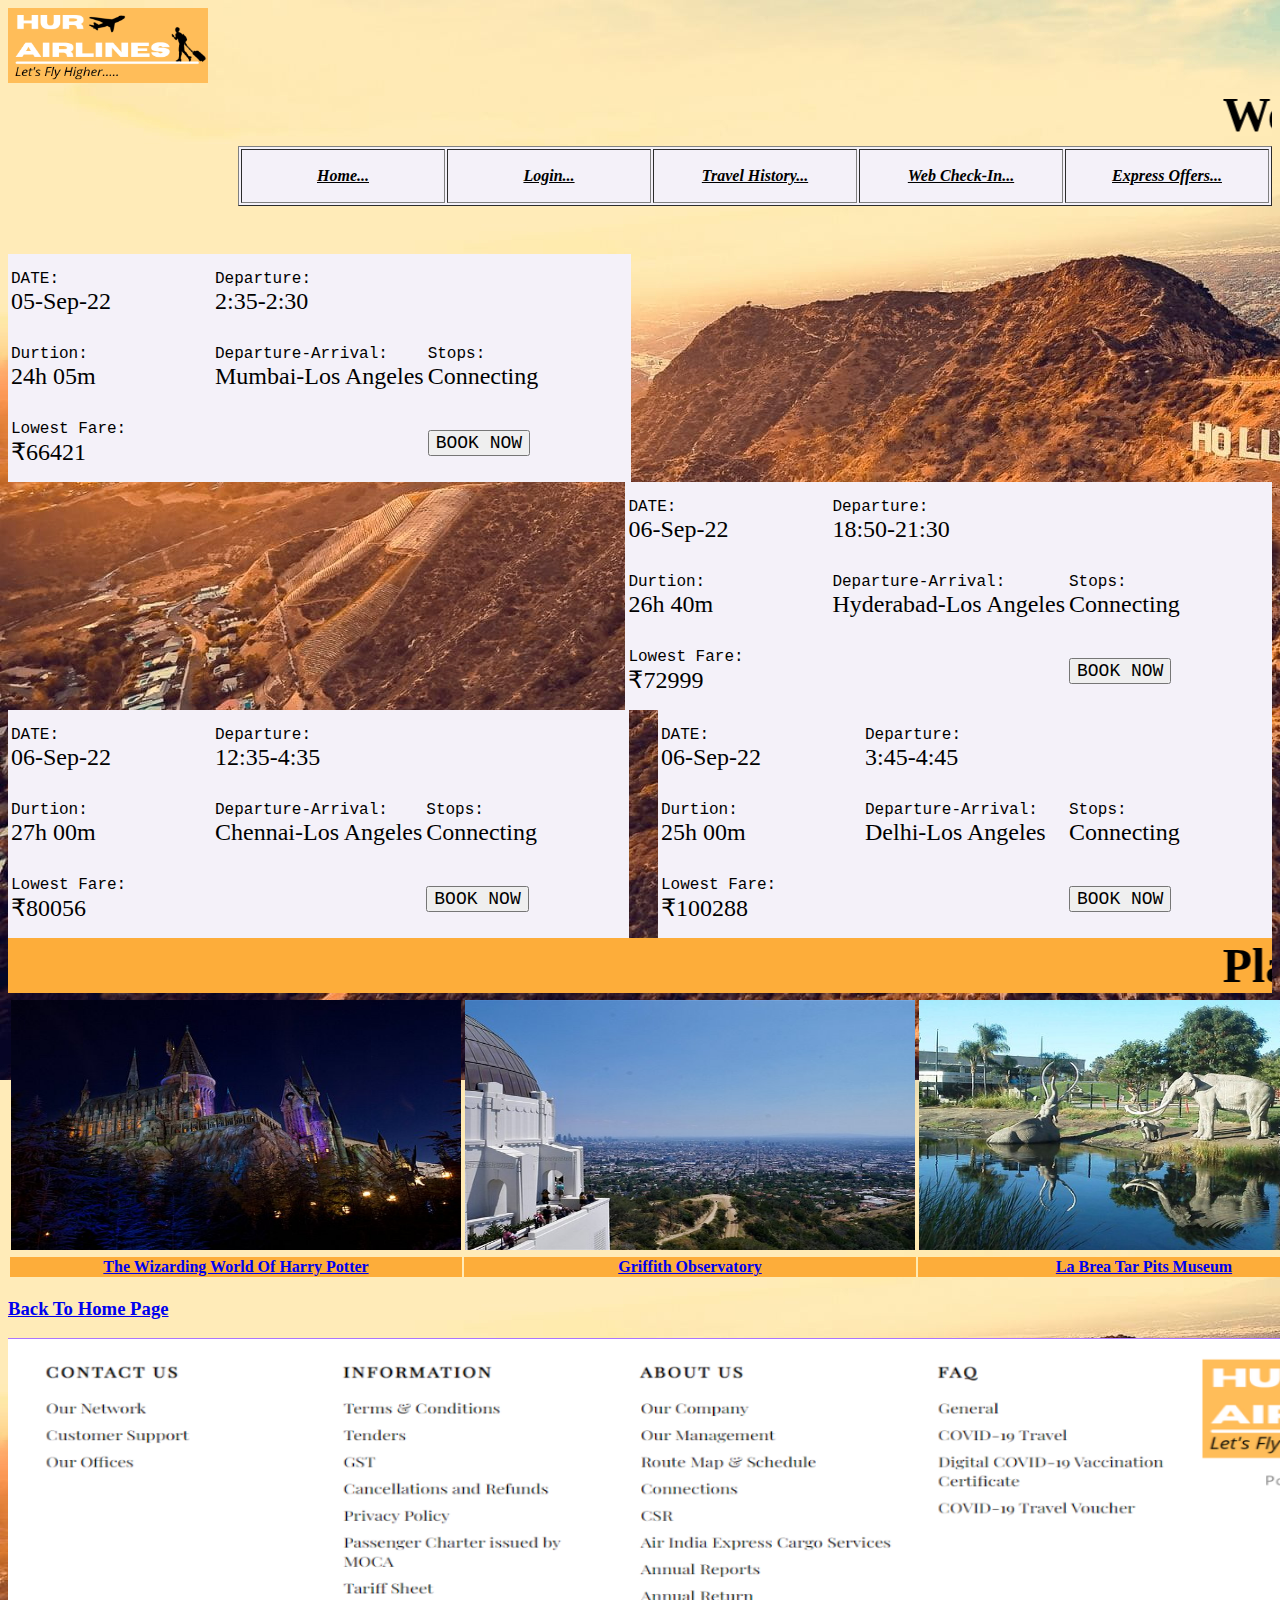
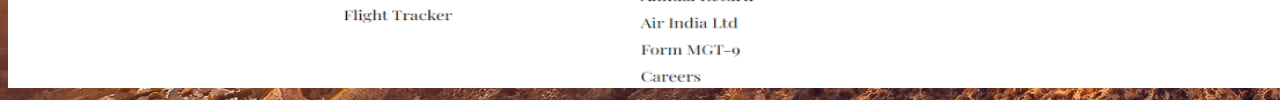
<file: Lab1/losangeles.html>
<!DOCTYPE html>
<head>
	<title>
		Los Angeles Bookings Page
	</title>
</head>
<body background="los2.jpg">
	<img src="logo2.png" width=200 height=75><br>
	<marquee><font face="French script MT" size=8><b>Welcome to Los Angeles Bookings Section</b></font></marquee>
	<table border align=right bgcolor="#f4f1f9">
			<tr>
				<th width=200 height=50><em><u>Home...</u></em></th> <th width=200 height=50><em><u>Login...</u></em></th> <th width=200 height=50><em><u>Travel History...</u></em></th> <th width=200 height=50><em><u>Web Check-In...</u></em></th> <th width=200 height=50><em><u>Express Offers...</u></em></th>
			</tr>
	</table>
	<br><br><br><br><br><br><br>
	<table bgcolor="#f4f1f9" align=left>
    <tr>
      <td width=200><pre><font face="courier new">DATE:</font>
<font face="Brush script MT" size=5>05-Sep-22</font></pre></td>
      <td width=200><pre><font face="courier new">Departure:</font>
<font face="Brush script MT" size=5>2:35-2:30</font></pre></td>
    </tr>
    <tr>
      <td width=200><pre><font face="courier new">Durtion:</font>
<font face="Brush script MT" size=5>24h 05m</font></pre></td>
	  <td width=200><pre><font face="courier new">Departure-Arrival:</font>
<font face="Brush script MT" size=5>Mumbai-Los Angeles</font></pre></td>
      <td width=200><pre><font face="courier new">Stops:</font>
<font face="Brush script MT" size=5>Connecting</font></pre></td>
    </tr>
    <tr>
      <td width=200><pre><font face="courier new">Lowest Fare:</font>
<font face="Brush script MT" size=5>₹66421</font></pre></td><td width=200></td>
      <td width=200><pre><button s><font face="courier new" size=4>BOOK NOW</font></button></pre></td>
    </tr>
  </table>
  <br><br><br><br><br><br><br>

  <table bgcolor="#f4f1f9" align=right>
    <tr>
      <td width=200><pre><font face="courier new">DATE:</font>
<font face="Brush script MT" size=5>06-Sep-22</font></pre></td>
      <td width=200><pre><font face="courier new">Departure:</font>
<font face="Brush script MT" size=5>18:50-21:30</font></pre></td>
    </tr>
    <tr>
      <td width=200><pre><font face="courier new">Durtion:</font>
<font face="Brush script MT" size=5>26h 40m</font></pre></td>
	  <td width=200><pre><font face="courier new">Departure-Arrival:</font>
<font face="Brush script MT" size=5>Hyderabad-Los Angeles</font></pre></td>
      <td width=200><pre><font face="courier new">Stops:</font>
<font face="Brush script MT" size=5>Connecting</font></pre></td>
    </tr>
    <tr>
      <td width=200><pre><font face="courier new">Lowest Fare:</font>
<font face="Brush script MT" size=5>₹72999</font></pre></td><td width=200></td>
      <td width=200><pre><button><font face="courier new" size=4>BOOK NOW</font></button></pre></td>
    </tr>
  </table>
  <br><br><br><br><br><br><br>

  <table bgcolor="#f4f1f9" align=left>
    <tr>
      <td width=200><pre><font face="courier new">DATE:</font>
<font face="Brush script MT" size=5>06-Sep-22</font></pre></td>
      <td width=200><pre><font face="courier new">Departure:</font>
<font face="Brush script MT" size=5>12:35-4:35</font></pre></td>
    </tr>
    <tr>
      <td width=200><pre><font face="courier new">Durtion:</font>
<font face="Brush script MT" size=5>27h 00m</font></pre></td>
	  <td width=200><pre><font face="courier new">Departure-Arrival:</font>
<font face="Brush script MT" size=5>Chennai-Los Angeles</font></pre></td>
      <td width=200><pre><font face="courier new">Stops:</font>
<font face="Brush script MT" size=5>Connecting</font></pre></td>
    </tr>
    <tr>
      <td width=200><pre><font face="courier new">Lowest Fare:</font>
<font face="Brush script MT" size=5>₹80056</font></pre></td><td width=200></td>
      <td width=200><pre><button><font face="courier new" size=4>BOOK NOW</font></button></pre></td>
    </tr>
  </table>
  <br><br><br><br><br><br><br>

  <table bgcolor="#f4f1f9" align=right>
    <tr>
      <td width=200><pre><font face="courier new">DATE:</font>
<font face="Brush script MT" size=5>06-Sep-22</font></pre></td>
      <td width=200><pre><font face="courier new">Departure:</font>
<font face="Brush script MT" size=5>3:45-4:45</font></pre></td>
    </tr>
    <tr>
      <td width=200><pre><font face="courier new">Durtion:</font>
<font face="Brush script MT" size=5>25h 00m</font></pre></td>
	  <td width=200><pre><font face="courier new">Departure-Arrival:</font>
<font face="Brush script MT" size=5>Delhi-Los Angeles</font></pre></td>
      <td width=200><pre><font face="courier new">Stops:</font>
<font face="Brush script MT" size=5>Connecting</font></pre></td>
    </tr>
    <tr>
      <td width=200><pre><font face="courier new">Lowest Fare:</font>
<font face="Brush script MT" size=5>₹100288</font></pre></td><td width=200></td>
      <td width=200><pre><button><font face="courier new" size=4>BOOK NOW</font></button></pre></td>
    </tr>
  </table>
        
      <table align=center>
            <marquee bgcolor="#FDAD3A"><font face="French script MT" size=8><b>Places To Visit In Los Angeles</b></font></marquee>
     <tr>
            <td><img src="wizard.jpg" width=450 height=250></td><td><img src="gri.jpg" width=450 height=250></td><td><img src="la.jpg" width=450 height=250></td>
     </tr>
     <tr bgcolor="#FDAD3A">
            <td align=center><b><a href="https://en.wikipedia.org/wiki/The_Wizarding_World_of_Harry_Potter"> The Wizarding World Of Harry Potter </td></b></a><td align=center><b><a href="https://en.wikipedia.org/wiki/Griffith_Observatory"> Griffith Observatory </td></a></b><td align=center><b><a href="https://en.wikipedia.org/wiki/La_Brea_Tar_Pits"> La Brea Tar Pits Museum </td></b></a>
     </tr>
   </table>
        <h3><a href="index.html"> Back To Home Page </a></h3>
	<footer><img src="last2.png" width=1500 height=350></footer>
</html>
</file>
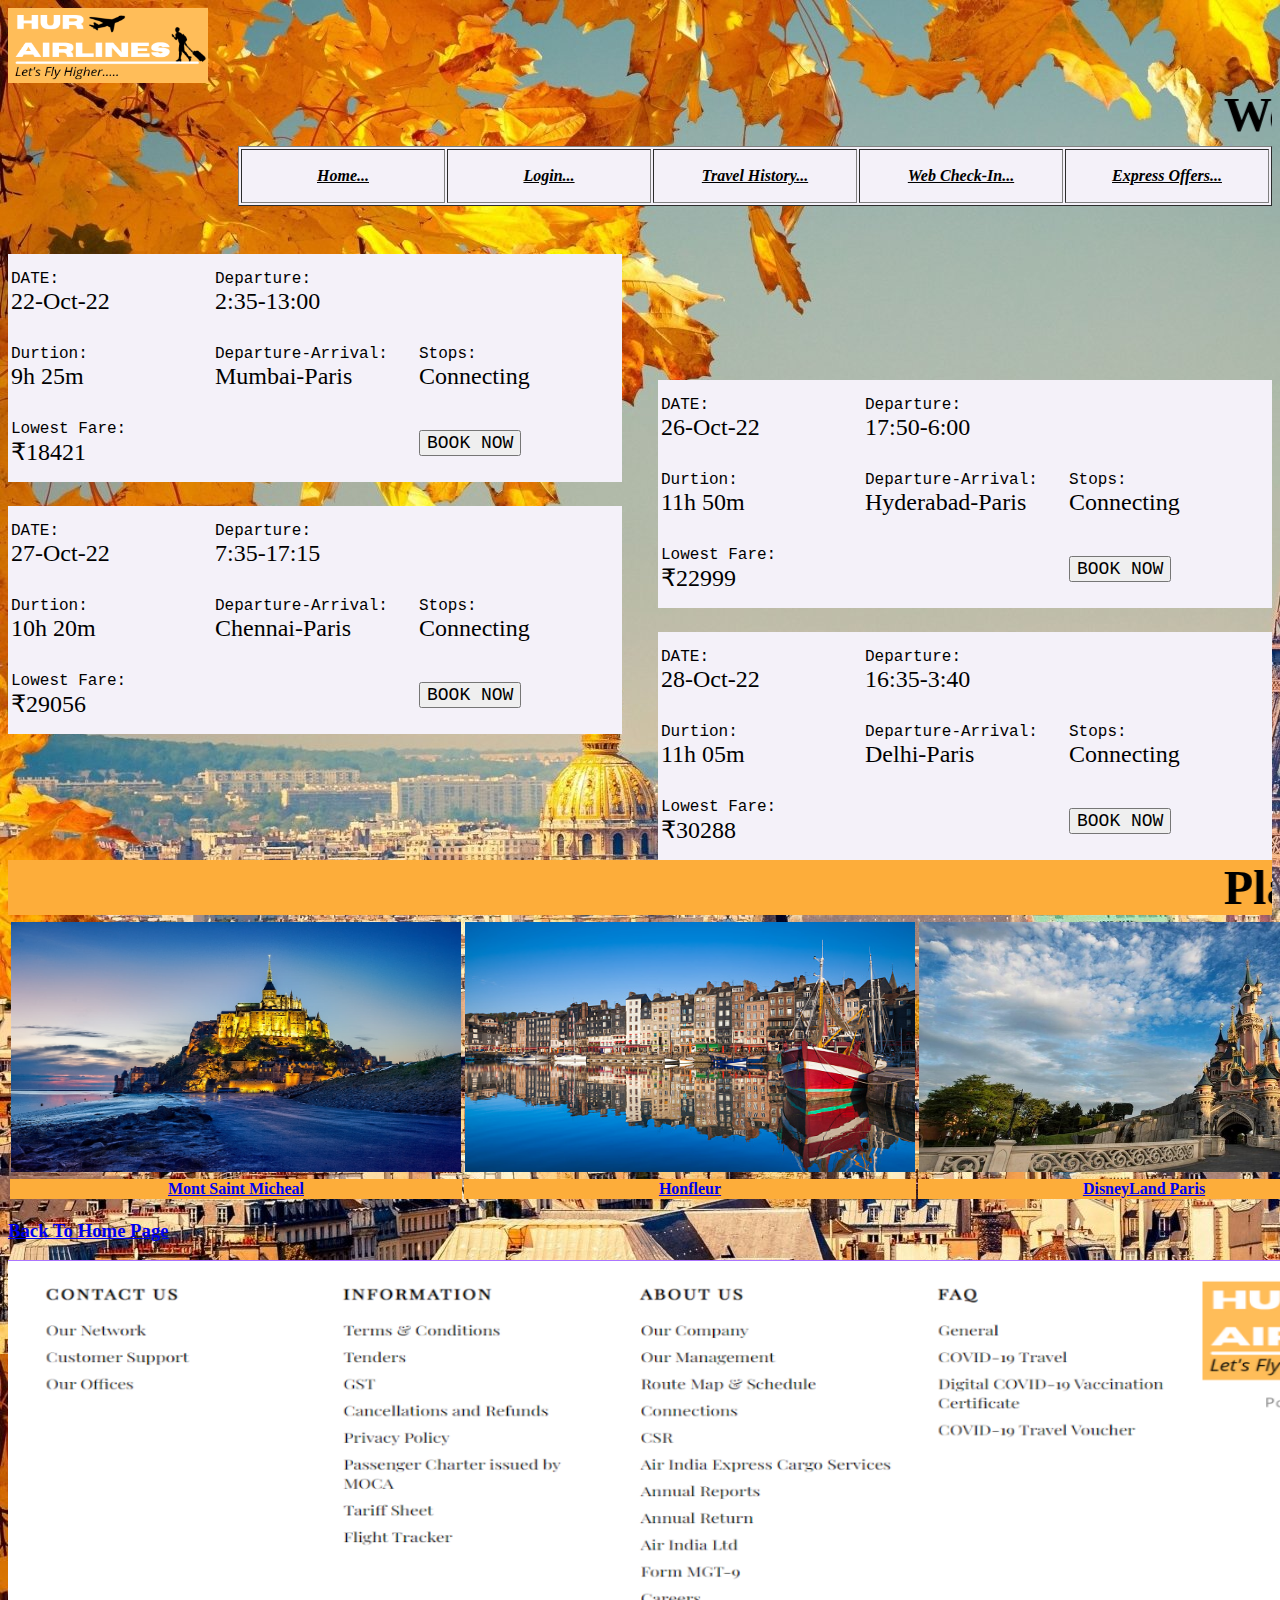
<file: Lab1/paris.html>
<!DOCTYPE html>
<head>
	<title>
		Paris Bookings Page
	</title>
</head>
<body background="paris.jpg">
	<img src="logo2.png" width=200 height=75><br>
	<marquee><font face="French script MT" size=8><b>Welcome to Paris Bookings Section</b></font></marquee>
	<table border align=right bgcolor="#f4f1f9">
			<tr>
				<th width=200 height=50><em><u>Home...</u></em></th> <th width=200 height=50><em><u>Login...</u></em></th> <th width=200 height=50><em><u>Travel History...</u></em></th> <th width=200 height=50><em><u>Web Check-In...</u></em></th> <th width=200 height=50><em><u>Express Offers...</u></em></th>
			</tr>
	</table>
	<br><br><br><br><br><br><br>
	<table bgcolor="#f4f1f9" align=left>
    <tr>
      <td width=200><pre><font face="courier new">DATE:</font>
<font face="Brush script MT" size=5>22-Oct-22</font></pre></td>
      <td width=200><pre><font face="courier new">Departure:</font>
<font face="Brush script MT" size=5>2:35-13:00</font></pre></td>
    </tr>
    <tr>
      <td width=200><pre><font face="courier new">Durtion:</font>
<font face="Brush script MT" size=5>9h 25m</font></pre></td>
	  <td width=200><pre><font face="courier new">Departure-Arrival:</font>
<font face="Brush script MT" size=5>Mumbai-Paris</font></pre></td>
      <td width=200><pre><font face="courier new">Stops:</font>
<font face="Brush script MT" size=5>Connecting</font></pre></td>
    </tr>
    <tr>
      <td width=200><pre><font face="courier new">Lowest Fare:</font>
<font face="Brush script MT" size=5>₹18421</font></pre></td><td width=200></td>
      <td width=200><pre><button s><font face="courier new" size=4>BOOK NOW</font></button></pre></td>
    </tr>
  </table>
  <br><br><br><br><br><br><br>

  <table bgcolor="#f4f1f9" align=right>
    <tr>
      <td width=200><pre><font face="courier new">DATE:</font>
<font face="Brush script MT" size=5>26-Oct-22</font></pre></td>
      <td width=200><pre><font face="courier new">Departure:</font>
<font face="Brush script MT" size=5>17:50-6:00</font></pre></td>
    </tr>
    <tr>
      <td width=200><pre><font face="courier new">Durtion:</font>
<font face="Brush script MT" size=5>11h 50m</font></pre></td>
	  <td width=200><pre><font face="courier new">Departure-Arrival:</font>
<font face="Brush script MT" size=5>Hyderabad-Paris</font></pre></td>
      <td width=200><pre><font face="courier new">Stops:</font>
<font face="Brush script MT" size=5>Connecting</font></pre></td>
    </tr>
    <tr>
      <td width=200><pre><font face="courier new">Lowest Fare:</font>
<font face="Brush script MT" size=5>₹22999</font></pre></td><td width=200></td>
      <td width=200><pre><button><font face="courier new" size=4>BOOK NOW</font></button></pre></td>
    </tr>
  </table>
  <br><br><br><br><br><br><br>

  <table bgcolor="#f4f1f9" align=left>
    <tr>
      <td width=200><pre><font face="courier new">DATE:</font>
<font face="Brush script MT" size=5>27-Oct-22</font></pre></td>
      <td width=200><pre><font face="courier new">Departure:</font>
<font face="Brush script MT" size=5>7:35-17:15</font></pre></td>
    </tr>
    <tr>
      <td width=200><pre><font face="courier new">Durtion:</font>
<font face="Brush script MT" size=5>10h 20m</font></pre></td>
	  <td width=200><pre><font face="courier new">Departure-Arrival:</font>
<font face="Brush script MT" size=5>Chennai-Paris</font></pre></td>
      <td width=200><pre><font face="courier new">Stops:</font>
<font face="Brush script MT" size=5>Connecting</font></pre></td>
    </tr>
    <tr>
      <td width=200><pre><font face="courier new">Lowest Fare:</font>
<font face="Brush script MT" size=5>₹29056</font></pre></td><td width=200></td>
      <td width=200><pre><button><font face="courier new" size=4>BOOK NOW</font></button></pre></td>
    </tr>
  </table>
  <br><br><br><br><br><br><br>

  <table bgcolor="#f4f1f9" align=right>
    <tr>
      <td width=200><pre><font face="courier new">DATE:</font>
<font face="Brush script MT" size=5>28-Oct-22</font></pre></td>
      <td width=200><pre><font face="courier new">Departure:</font>
<font face="Brush script MT" size=5>16:35-3:40</font></pre></td>
    </tr>
    <tr>
      <td width=200><pre><font face="courier new">Durtion:</font>
<font face="Brush script MT" size=5>11h 05m</font></pre></td>
	  <td width=200><pre><font face="courier new">Departure-Arrival:</font>
<font face="Brush script MT" size=5>Delhi-Paris</font></pre></td>
      <td width=200><pre><font face="courier new">Stops:</font>
<font face="Brush script MT" size=5>Connecting</font></pre></td>
    </tr>
    <tr>
      <td width=200><pre><font face="courier new">Lowest Fare:</font>
<font face="Brush script MT" size=5>₹30288</font></pre></td><td width=200></td>
      <td width=200><pre><button><font face="courier new" size=4>BOOK NOW</font></button></pre></td>
    </tr>
  </table>
        
      <table align=center>
            <marquee bgcolor="#FDAD3A"><font face="French script MT" size=8><b>Places To Visit In Paris</b></font></marquee>
     <tr>
            <td><img src="mont.jfif" width=450 height=250></td><td><img src="hon.jpg" width=450 height=250></td><td><img src="disney.jpg" width=450 height=250></td>
     </tr>
     <tr bgcolor="#FDAD3A">
            <td align=center><b><a href="https://en.wikipedia.org/wiki/Mont-Saint-Michel"> Mont Saint Micheal </td></b></a><td align=center><b><a href="https://en.wikipedia.org/wiki/Honfleur"> Honfleur </td></a></b><td align=center><b><a href="https://en.wikipedia.org/wiki/Disneyland_Paris"> DisneyLand Paris </td></b></a>
     </tr>
   </table>
        <h3><a href="index.html"> Back To Home Page </a></h3>
	<footer><img src="last2.png" width=1500 height=350></footer>
</html>
</file>
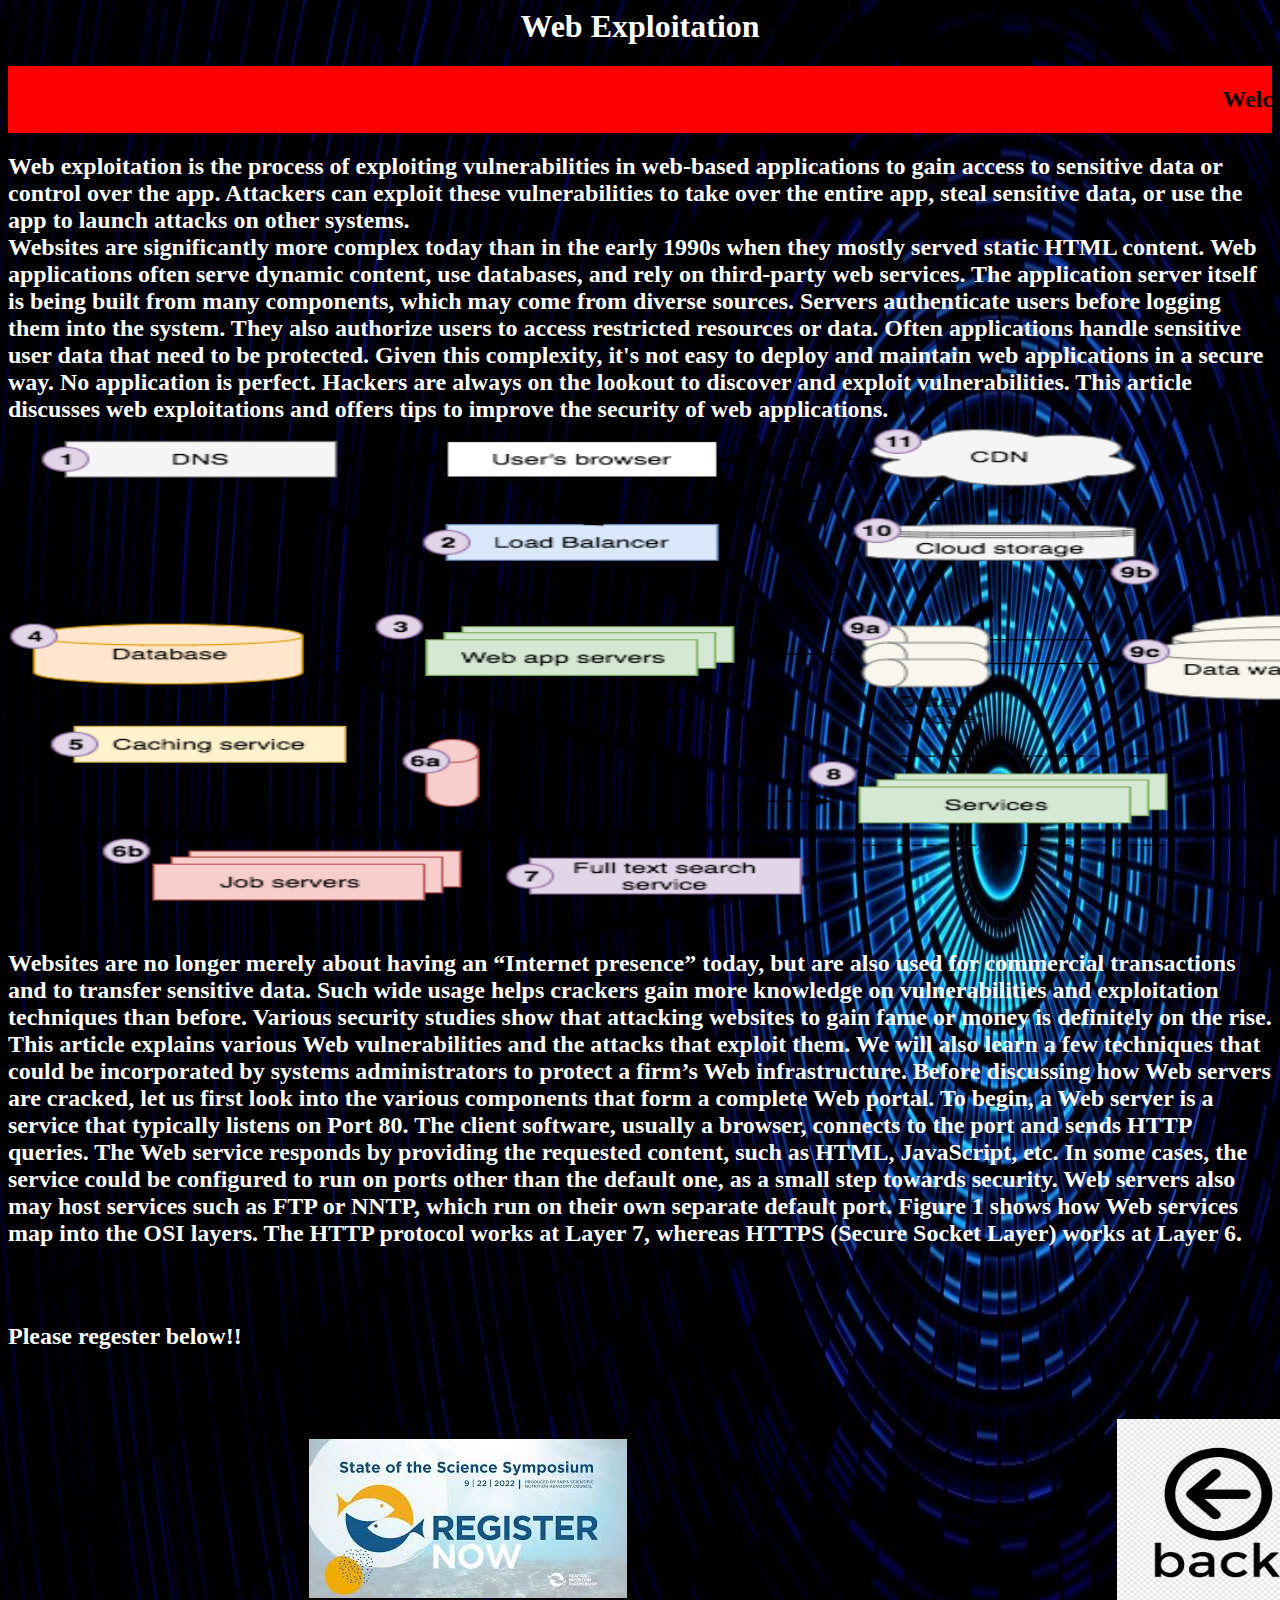
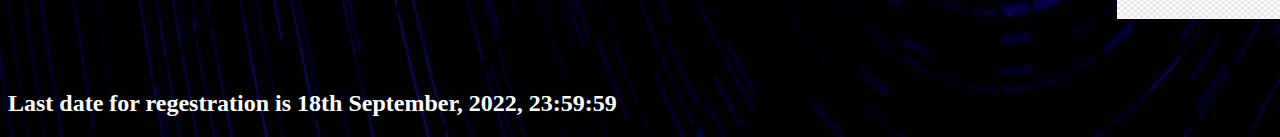
<file: lab2/pg2.html>
<DOCTYPE! html>
	<head>
		<title>
		Web Exploitation
		</title>
	</head>
	<body background = "bnm.JPEG" style = "background-repeat:no-repeat;background-size:100% 100%">

<h1 align = "center" style="color:white"> Web Exploitation </h1>
<marquee bgcolor = "red"><h2> Welcome to the event </h2></marquee>

<h2 style = "color:white">Web exploitation is the process of exploiting vulnerabilities in web-based applications to gain access
to sensitive data or control over the app. Attackers can exploit these vulnerabilities to take over the entire app,
steal sensitive data, or use the app to launch attacks on other systems.<br>
Websites are significantly more complex today than in the early 1990s when they mostly served static HTML content. Web applications
often serve dynamic content, use databases, and rely on third-party web services. The application server itself is being built from
many components, which may come from diverse sources. Servers authenticate users before logging them into the system. They also
authorize users to access restricted resources or data. Often applications handle sensitive user data that need to be protected. 

Given this complexity, it's not easy to deploy and maintain web applications in a secure way. No application is perfect. Hackers are
always on the lookout to discover and exploit vulnerabilities. This article discusses web exploitations and offers tips to improve the
security of web applications.
<img src = "cvb.png" align="center" width="1500" height="500">
<br><br>
Websites are no longer merely about having an “Internet presence” today, but are also used for commercial transactions and to transfer
sensitive data. Such wide usage helps crackers gain more knowledge on vulnerabilities and exploitation techniques than before. Various security
studies show that attacking websites to gain fame or money is definitely on the rise. This article explains various Web vulnerabilities and the
attacks that exploit them. We will also learn a few techniques that could be incorporated by systems administrators to protect a firm’s Web infrastructure.

Before discussing how Web servers are cracked, let us first look into the various components that form a complete Web portal. To begin, a Web server
is a service that typically listens on Port 80. The client software, usually a browser, connects to the port and sends HTTP queries. The Web service
responds by providing the requested content, such as HTML, JavaScript, etc. In some cases, the service could be configured to run on ports other than
the default one, as a small step towards security. Web servers also may host services such as FTP or NNTP, which run on their own separate default port.
Figure 1 shows how Web services map into the OSI layers. The HTTP protocol works at Layer 7, whereas HTTPS (Secure Socket Layer) works at Layer 6.</h2>
<br><br>
<h2 style = "color:white">Please regester below!!</h2>
	<table width="1500" height="300">
		<tr>
		<th><a href = "pg5.html"><img src = "fff.JPEG"></a></th>
		<th><a href = "index.html"><img src = "back.png" height = "200" width = "200"></a></th>
		<tr>
	</table>
<h2 style = "color:white">Last date for regestration is 18th September, 2022, 23:59:59</h2>
	</body>
</html>
</file>
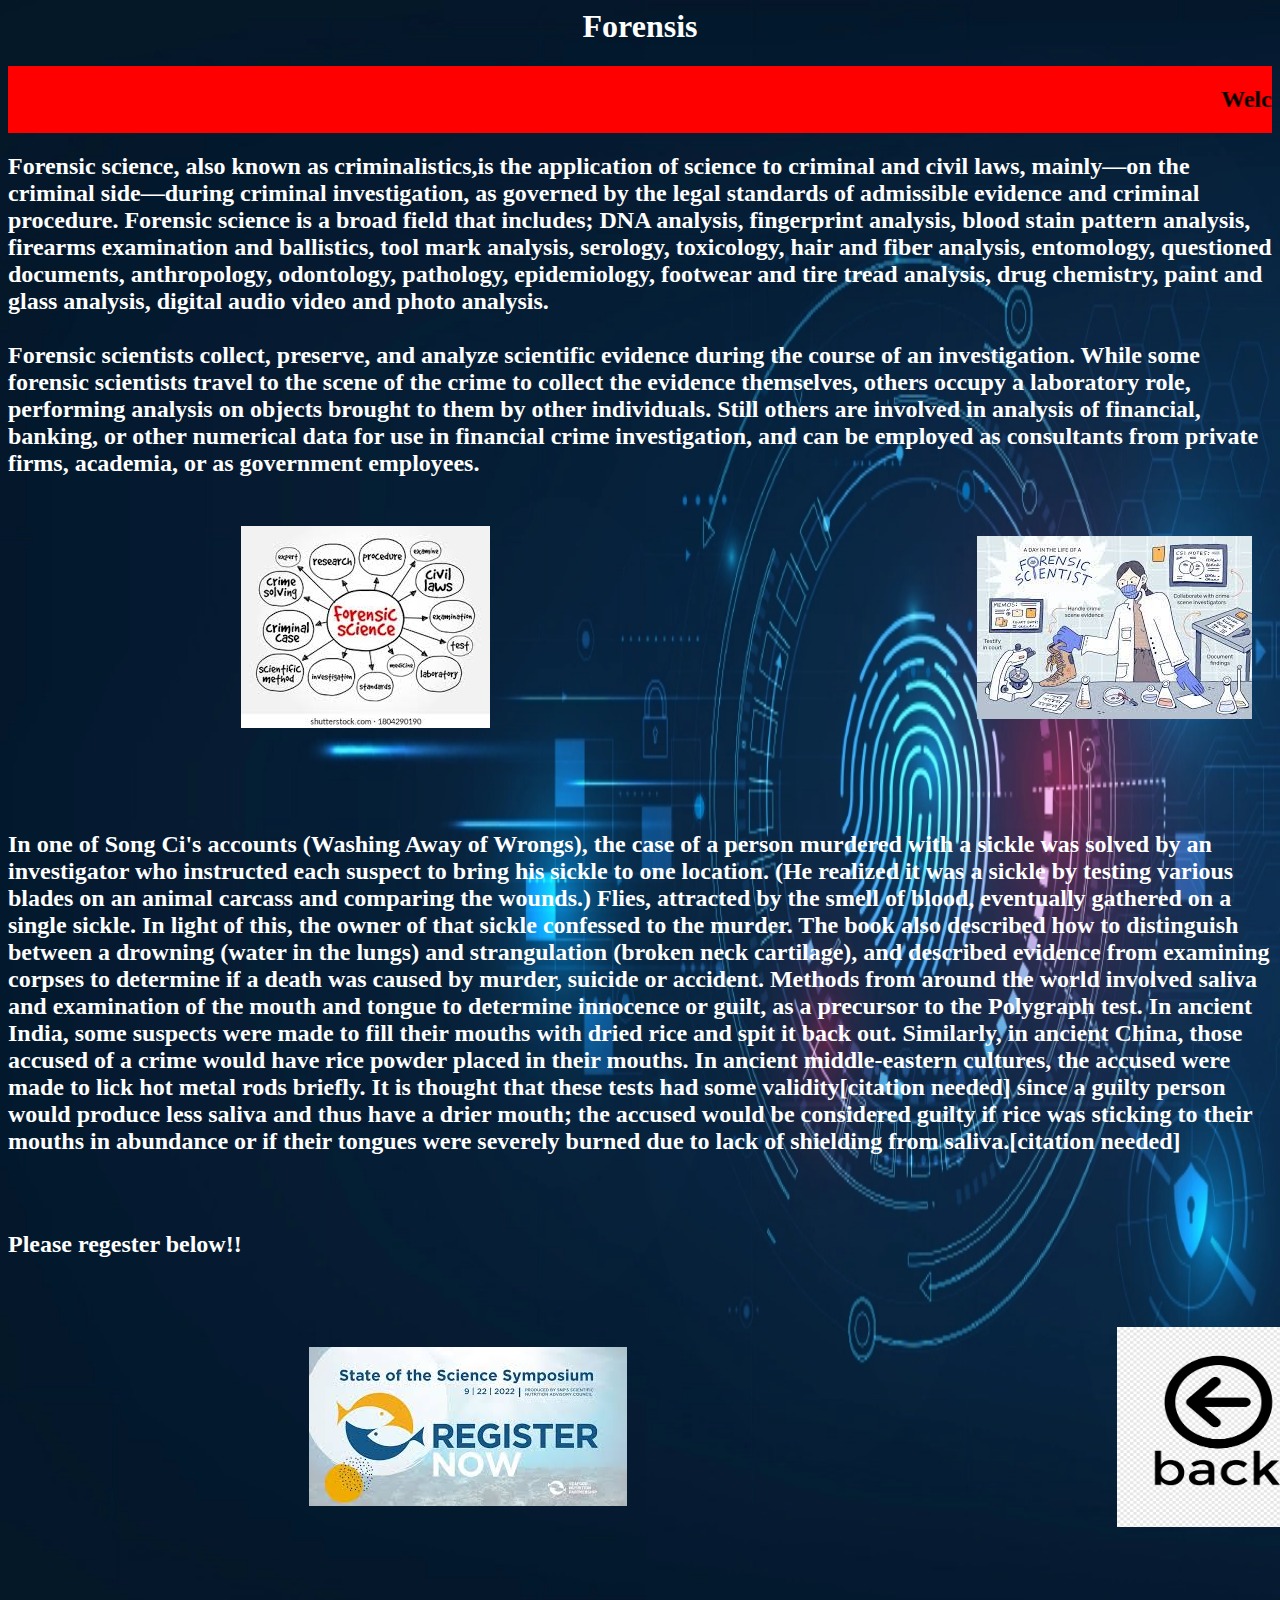
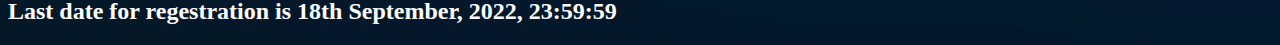
<file: lab2/pg3.html>
<DOCTYPE! html>
	<head>
		<title>
		Forensis
		</title>
	</head>
	<body background = "for2.JPEG" style = "background-repeat:no-repeat;background-size:100% 100%">

<h1 align = "center" style = "color:white"> Forensis </h1>
<marquee bgcolor = "red"><h2> Welcome to the event </h2></marquee>

<h2 style = "color:white">Forensic science, also known as criminalistics,is the application of science to criminal and civil laws,
mainly—on the criminal side—during criminal investigation, as governed by the legal standards of admissible evidence and criminal procedure.
Forensic science is a broad field that includes; DNA analysis, fingerprint analysis, blood stain pattern analysis, firearms examination
and ballistics, tool mark analysis, serology, toxicology, hair and fiber analysis, entomology, questioned documents, anthropology, odontology,
pathology, epidemiology, footwear and tire tread analysis, drug chemistry, paint and glass analysis, digital audio video and photo analysis.<br><br>
Forensic scientists collect, preserve, and analyze scientific evidence during the course of an investigation. While some forensic scientists
travel to the scene of the crime to collect the evidence themselves, others occupy a laboratory role, performing analysis on objects brought
to them by other individuals. Still others are involved in analysis of financial, banking, or other numerical data for use in financial
crime investigation, and can be employed as consultants from private firms, academia, or as government employees.
	<table width="1500" height="300">
		<tr>
		<th><img src = "for.JPEG"></th>
		<th><img src = "for1.JPEG"></th>
		</tr>
	</table>
<br><br>
In one of Song Ci's accounts (Washing Away of Wrongs), the case of a person murdered with a sickle was solved by an investigator who instructed
each suspect to bring his sickle to one location. (He realized it was a sickle by testing various blades on an animal carcass and comparing the wounds.)
Flies, attracted by the smell of blood, eventually gathered on a single sickle. In light of this, the owner of that sickle confessed to the murder.
The book also described how to distinguish between a drowning (water in the lungs) and strangulation (broken neck cartilage), and described evidence
from examining corpses to determine if a death was caused by murder, suicide or accident.

Methods from around the world involved saliva and examination of the mouth and tongue to determine innocence or guilt, as a precursor to the Polygraph test.
In ancient India, some suspects were made to fill their mouths with dried rice and spit it back out. Similarly, in ancient China, those accused of a crime
would have rice powder placed in their mouths. In ancient middle-eastern cultures, the accused were made to lick hot metal rods briefly. It is thought that
these tests had some validity[citation needed] since a guilty person would produce less saliva and thus have a drier mouth; the accused would be
considered guilty if rice was sticking to their mouths in abundance or if their tongues were severely burned due to lack of shielding from saliva.[citation needed]
</h2>
<br><br>
<h2 style = "color:white">Please regester below!!</h2>
	<table width="1500" height="300">
		<tr>
		<th><a href = "pg5.html"><img src = "fff.JPEG"></a></th>
		<th><a href = "index.html"><img src = "back.png" height = "200" width = "200"></a></th>
		<tr>
	</table>
<h2 style = "color:white">Last date for regestration is 18th September, 2022, 23:59:59</h2>
	</body>
</html>
</file>
<file: style.css>
h3{
		 font-family:'Courier New', Courier, monospace;
	   }
	   body{
		   background: linear-gradient(#cdc1c8,#b0b0d3);
		   height: 750px;
		   font-family:'Courier New', Courier, monospace;
	   }
	  
	  div.main{
			      background:linear-gradient(rgb(45, 240, 61)	,rgb(202, 245, 197));
				  border-radius:10px;
				  padding: 2px 200px 20px 40px;
				  margin: 250px;
				  position:absolute;
				  top:10px;
				  left:230px;
			  }
	  .mai{
		  margin-left:120px;
	  }
</file>
<file: EMI_Calculator/style.css>
*{
    margin:0;
    padding: 0;
    box-sizing: border-box;
}
body{
    display: flex;
    justify-content: center;
    align-items: center;
    min-height: 100vh;    
}
.container{
    width: 400px;
    /* height: 300px; */
    border-radius: 10px;
    overflow: hidden;
    box-shadow: 0px 0px 10px 1px rgb(209, 241, 166);
}
.heading{
    text-align: center;
    font-size: 30px;    
    font-family:Cambria, Cochin, Georgia, Times, 'Times New Roman', serif;
    font-weight: bold;
    color:rgb(53, 77, 182);
    margin-top: 35px;
}
/* Style for all input containers */
.input-container{
    display: flex;
    justify-content: space-between;
    align-items: center;
    margin: 10px 30px;
}
.input-container label{
    font-size: larger;
    color:rgb(63, 71, 65);
    font-weight: bold;
}
.input-container input{
    font-size: larger;
    border:none;
    box-shadow: 0px 0px 2px 1px rgb(152, 145, 145);
    padding: 4px 10px;
    border-radius: 5px;
    font-family: Cambria, Cochin, Georgia, Times, 'Times New Roman', serif;    
    outline: none;
    width: 50%;
}
.input-container input:hover{
    box-shadow: 0px 0px 2px 1px rgb(37, 34, 34);
}

/* submit button style */
.submit-container{
    margin: 20px;
    display: flex;
    justify-content: center;
}
#calculate{    
    padding:4px 10px;
    font-size: larger;
    background-color: rgb(182, 53, 53);
    border-radius: 3px;
    color: white;
    border:none;
    outline: none;
    box-shadow: 2px 3px 4px rgb(55, 52, 52);
    transition: 0.4s;
    cursor: pointer;
}
#calculate:active{
    box-shadow: none;
    font-size:large;
}

/* Loan duration style */
#loanTenure{
    width: 58px;
    margin-left: 65px;
    margin-right: 0;        
    /* background-color: aqua; */
    border-top-right-radius: 0px;
    border-bottom-right-radius: 0px;
}
.radio-container{    
    display: flex;
    margin-left: 0;
}
.radio-container input[type="radio"]{
    display: none;
}
.radio-container label{
    background-color: rgb(236, 235, 234);
    padding: 3.7px 5px;        
    box-shadow: 0px 0px 2px 1px rgb(152, 145, 145);
    cursor: pointer;
    transition: all 0.3s;    
    
}
#month + label{
    border-top-right-radius: 4px;
    border-bottom-right-radius: 4px;
}
.radio-container label:hover{
    background-color: rgb(116, 101, 101);
    color:white;
} 
.radio-container input[type="radio"]:checked+label{
    background-color:  rgb(116, 101, 101);
    color: white;
} 

/* Output */

.output{
    margin: 10px;    
    /* box-shadow: 0px 0px 5px rgb(51, 48, 48); */
    display: flex;
    flex-direction: column;
    /* display: none; */

}
.output p{
    font-size: 16px;
    border-radius: 4px;
    padding: 4px;
    margin:4px;    
    width: 100%;
    box-shadow: 0px 0px 5px rgb(51, 48, 48);
    color:rgb(62, 58, 58);
    font-weight: 550;
    

}
.output p span{
    float: right;
    word-wrap: break-word;
    color: rgb(101, 17, 41);
    font-weight: bolder;
    font-size: larger;
}
</file>
<file: resume/reee.css>
* {
    margin: 0;
    padding: 0;
    box-sizing: border-box;
    list-style: none;
    font-family: 'Roboto', sans-serif;
}

p {
    font-family:'Times New Roman', Times, serif
}

h1 {
    font-family:'Courier New', Courier, monospace
}

body {
    background-color: #f1f7f8;
}

.resume-contents {
    min-height: 100vh;
    width: 80%;
    margin: 2rem auto;
    display: grid;
    grid-template-columns: repeat(7, 1fr);
}

.left-section {
    grid-column: span 2;
    height: 100%;
    background-color: #000408;
}

.right-section {
    grid-column: span 5;
    height: 100%;
    background-color: #5dd152;
}

.left-section-contents{
    padding: 2rem 2rem;
}

.profile {
    width: 100%;
    border-bottom: 2px solid #f6f9fc;
}

.profile .profile-image {
    width: 100%;
    border-radius: 50%;
    border: 8px solid #2e3841;
}

.name {
    color: #D6DBDF;
    font-size: 30px;
    letter-spacing: 2px;
    text-transform: uppercase;
    text-align: center;
    font-weight: bold;
    padding: 1rem 0;
}

.profession {
    color: #F9E79F;
    font-size: 20px;
    text-transform: uppercase;
    text-align: center;
    letter-spacing: 2px;
    font-weight: bold;
    padding-bottom: 1rem;
}

/* .contact-info { border-bottom: 2px solid #1B2631; } */
.left-title {
    color: #D6DBDF;
    font-size: 20px;
    letter-spacing: 2px;
    text-transform: uppercase;
    font-weight: bold;
    display: flex;
    align-items: center;
    padding-top: 3rem;
}

.contact-info ul {
    padding-top: 1.5rem;
}

.contact-info ul li,
.references ul li {
    padding: .4rem 0;
    display: flex;
    align-items: center;
    color: #d6dbdfaf;
    letter-spacing: 1px;
    font-size: 18px;
}

.contact-info ul li i,
.references ul li i {
    padding-right: 1rem;
    font-size: 18px;
    color: #5baf6d;
}

.skills ul {
    padding-top: 1.5rem;
}
.skills ul li p {
    padding: .4rem 0;
    color: #d6dbdfaf;
    font-size: 18px;
    letter-spacing: 1px;
    display: flex;
    align-items: center;
    text-transform: uppercase;
}

.referance-name {
    padding-top: 1.5rem;
    padding-bottom: .4rem;
    font-size: 18px;
    color: #F9E79F;
    letter-spacing: 1px;
    text-transform: uppercase;
}

.referance-profession {
    font-size: 16px;
    color: #d6dbdfaf;
    letter-spacing: 1px;
    /* text-transform: uppercase; */
    padding-bottom: .4rem;
}


.right-section-contents {
    padding: 2rem 2rem;
}

.right-title {
    color: #e2e7ec;
    font-size: 40px;
    letter-spacing: 2px;
    text-transform: uppercase;
    font-weight: bold;
    display: flex;
    align-items: center;
    padding: 2rem 0;
    position: relative;
}

.gap {
    padding-bottom: 2rem;
}
.about-me-contents {
    font-size: 18px;
    letter-spacing: 1px;
    line-height: 2rem;
}

.experience-contents,
.education-contents,
.awards-contents {
    display: grid;
    grid-template-columns: repeat(2, 1fr);
    padding-bottom: 2rem;
}

.exp-company-name,
.education-school-name,
.awards-company-name {
    font-size: 25px;
    font-weight: bold;
    text-transform: uppercase;
    letter-spacing: 1px;
    color: #192425;
    padding-bottom: .4rem;
}

.exp-time-period,
.educationp-time-period,
.awards-time-period {
    font-size: 18px;
    letter-spacing: 1px;
    line-height: 2rem;
}

.exp-position,
.education-subject,
.awards-name {
    font-size: 25px;
    font-weight: bold;
    text-transform: uppercase;
    letter-spacing: 1px;
    color: #bfcedd;
    padding-bottom: .4rem;
}

.exp-desc,
.education-desc,
.awards-desc {
    font-size: 16px;
    letter-spacing: 1px;
    line-height: 1.5rem;
    border-left: 3px solid #a5a3a3;
    padding-left: 5px;
}

/* Media queries */
@media screen and (max-width:780px) {
    .experience-contents,
    .education-contents,
    .awards-contents {
        grid-template-columns: repeat(1, 1fr);
    }
}

@media screen and (max-width:780px) {
    .left-section {
        grid-column: span 3;
    }
    
    .right-section {
        grid-column: span 4;
    }
    
}

@media screen and (max-width:1200px) {
    .resume-contents {
        grid-template-columns: repeat(1, 1fr);
    }
}

@media screen and (max-width:390px) {
    .resume-contents {
        width: 100%;
        margin: 0 auto;
    }

    .name {
        font-size: 20px;
    }

    .profession {
        font-size: 18px;
    }

    .left-title {
        font-size: 18px;
    }

    .right-title {
        font-size: 18px;
    }

    .contact-info ul li,
    .references ul li {
        font-size: 12px;
    }

    .contact-info ul li i,
    .references ul li i {
        /* padding-right: 1rem; */
        font-size: 12px;
    }

    .skills ul li p {
        font-size: 12px;
    }

    .about-me-contents {
        font-size: 16px;
        line-height: 1.5rem;
    }

    .exp-company-name,
    .education-school-name,
    .awards-company-name {
        font-size: 18px;
    }

    .exp-time-period,
    .educationp-time-period,
    .awards-time-period {
        font-size: 16px;
    }

    .exp-position,
    .education-subject,
    .awards-name {
        font-size: 18px;
    }
}
</file>
